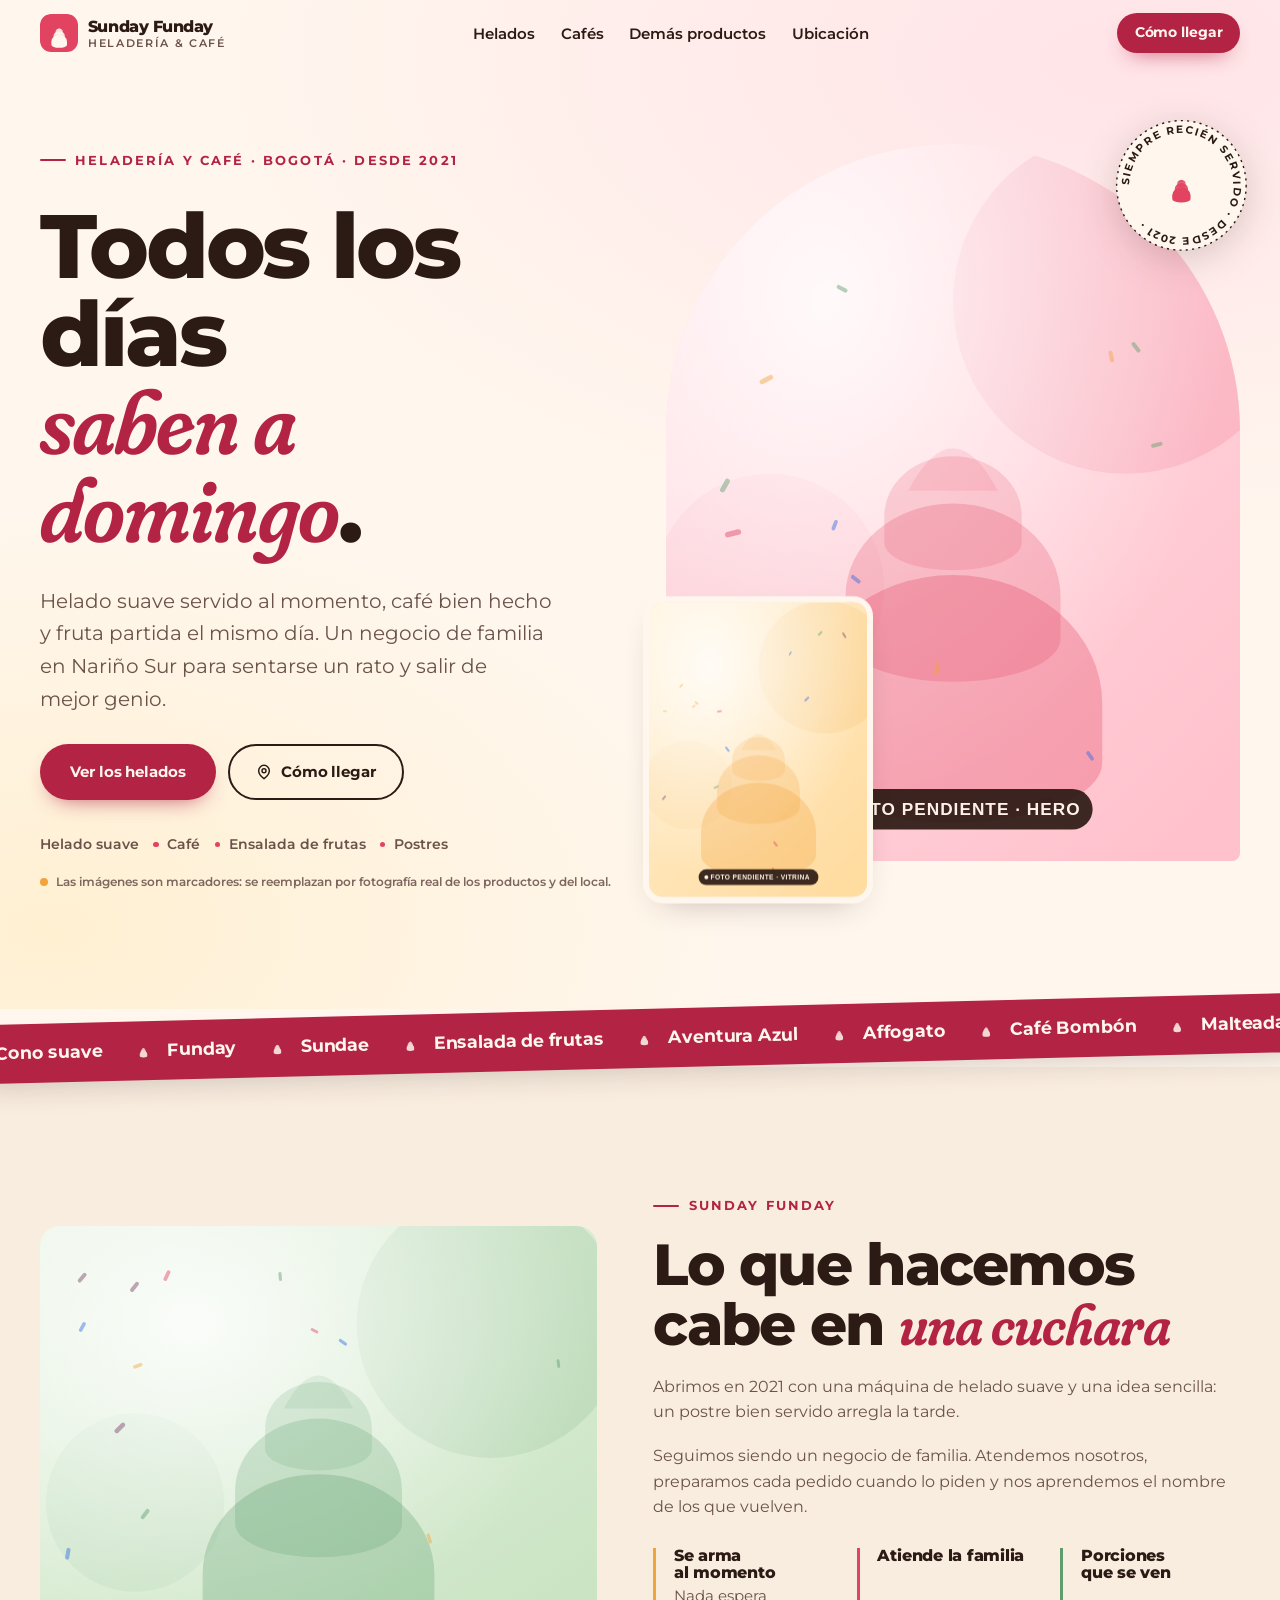
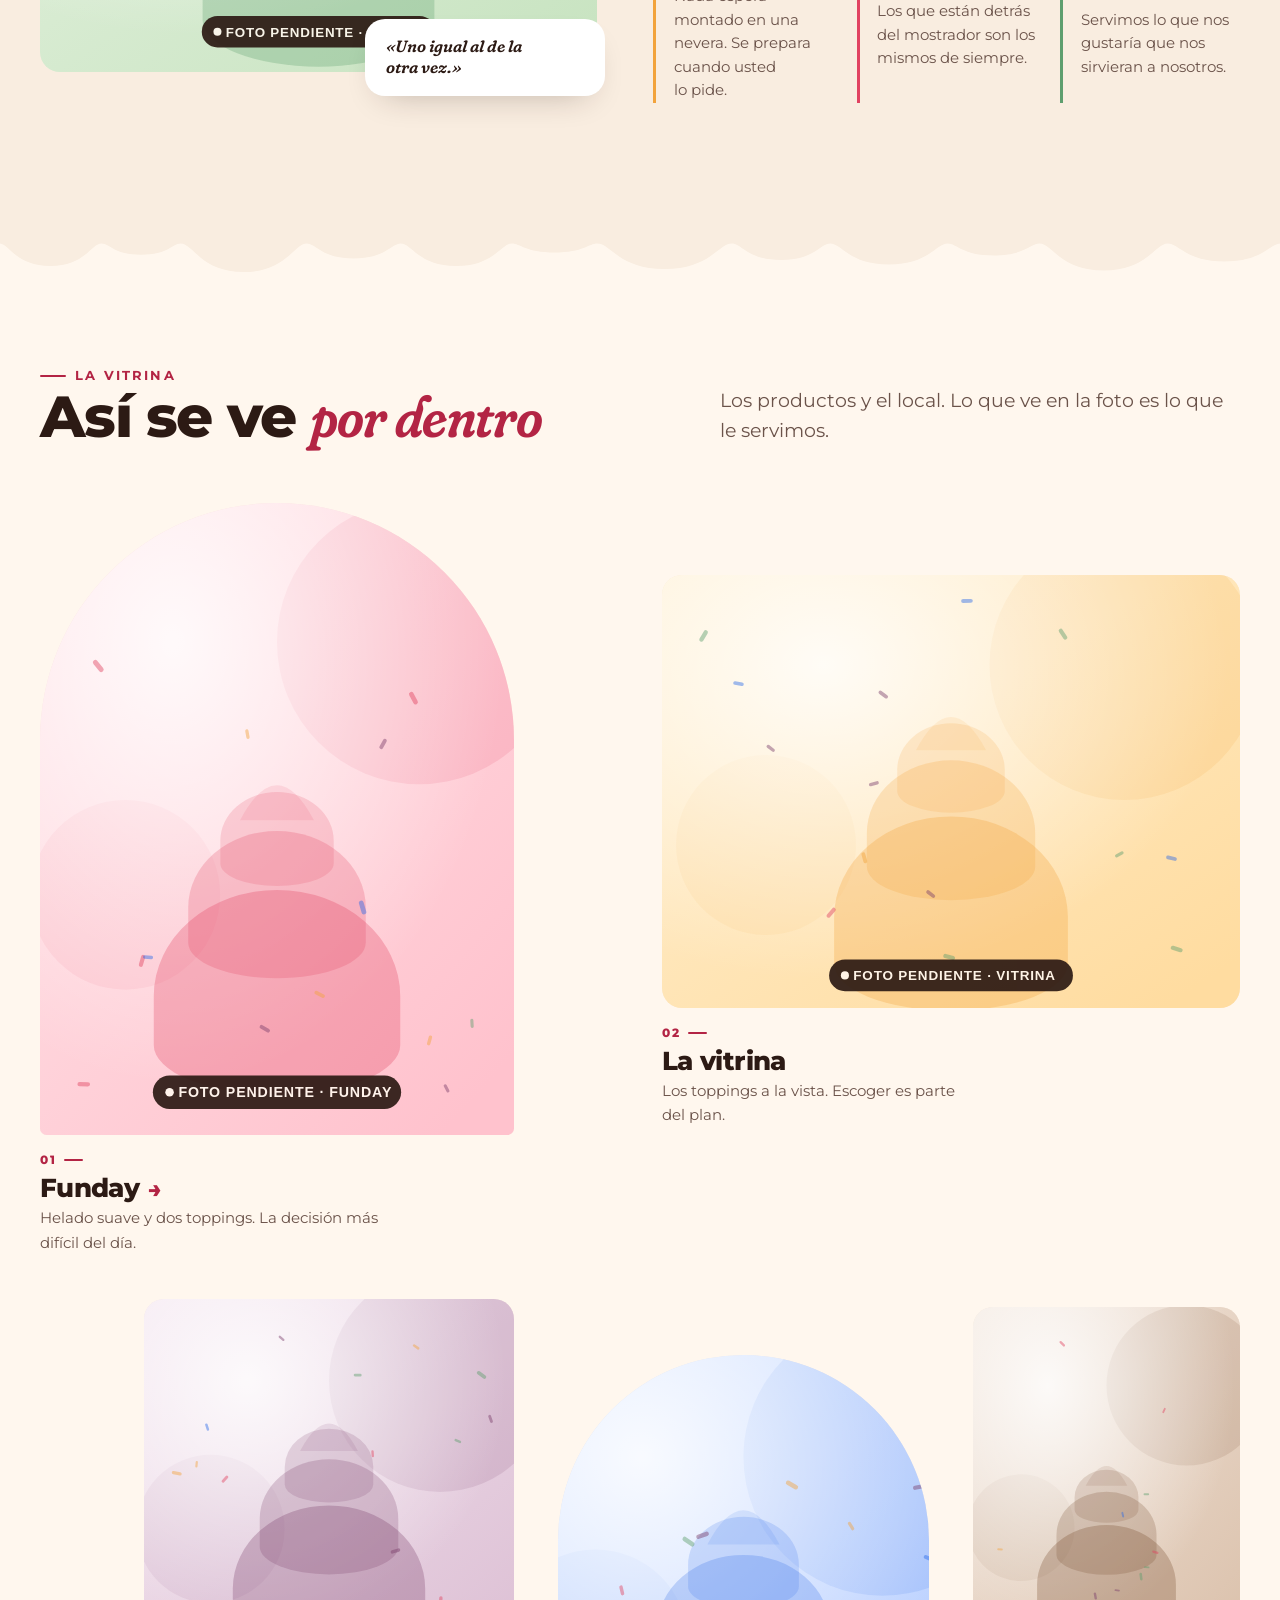
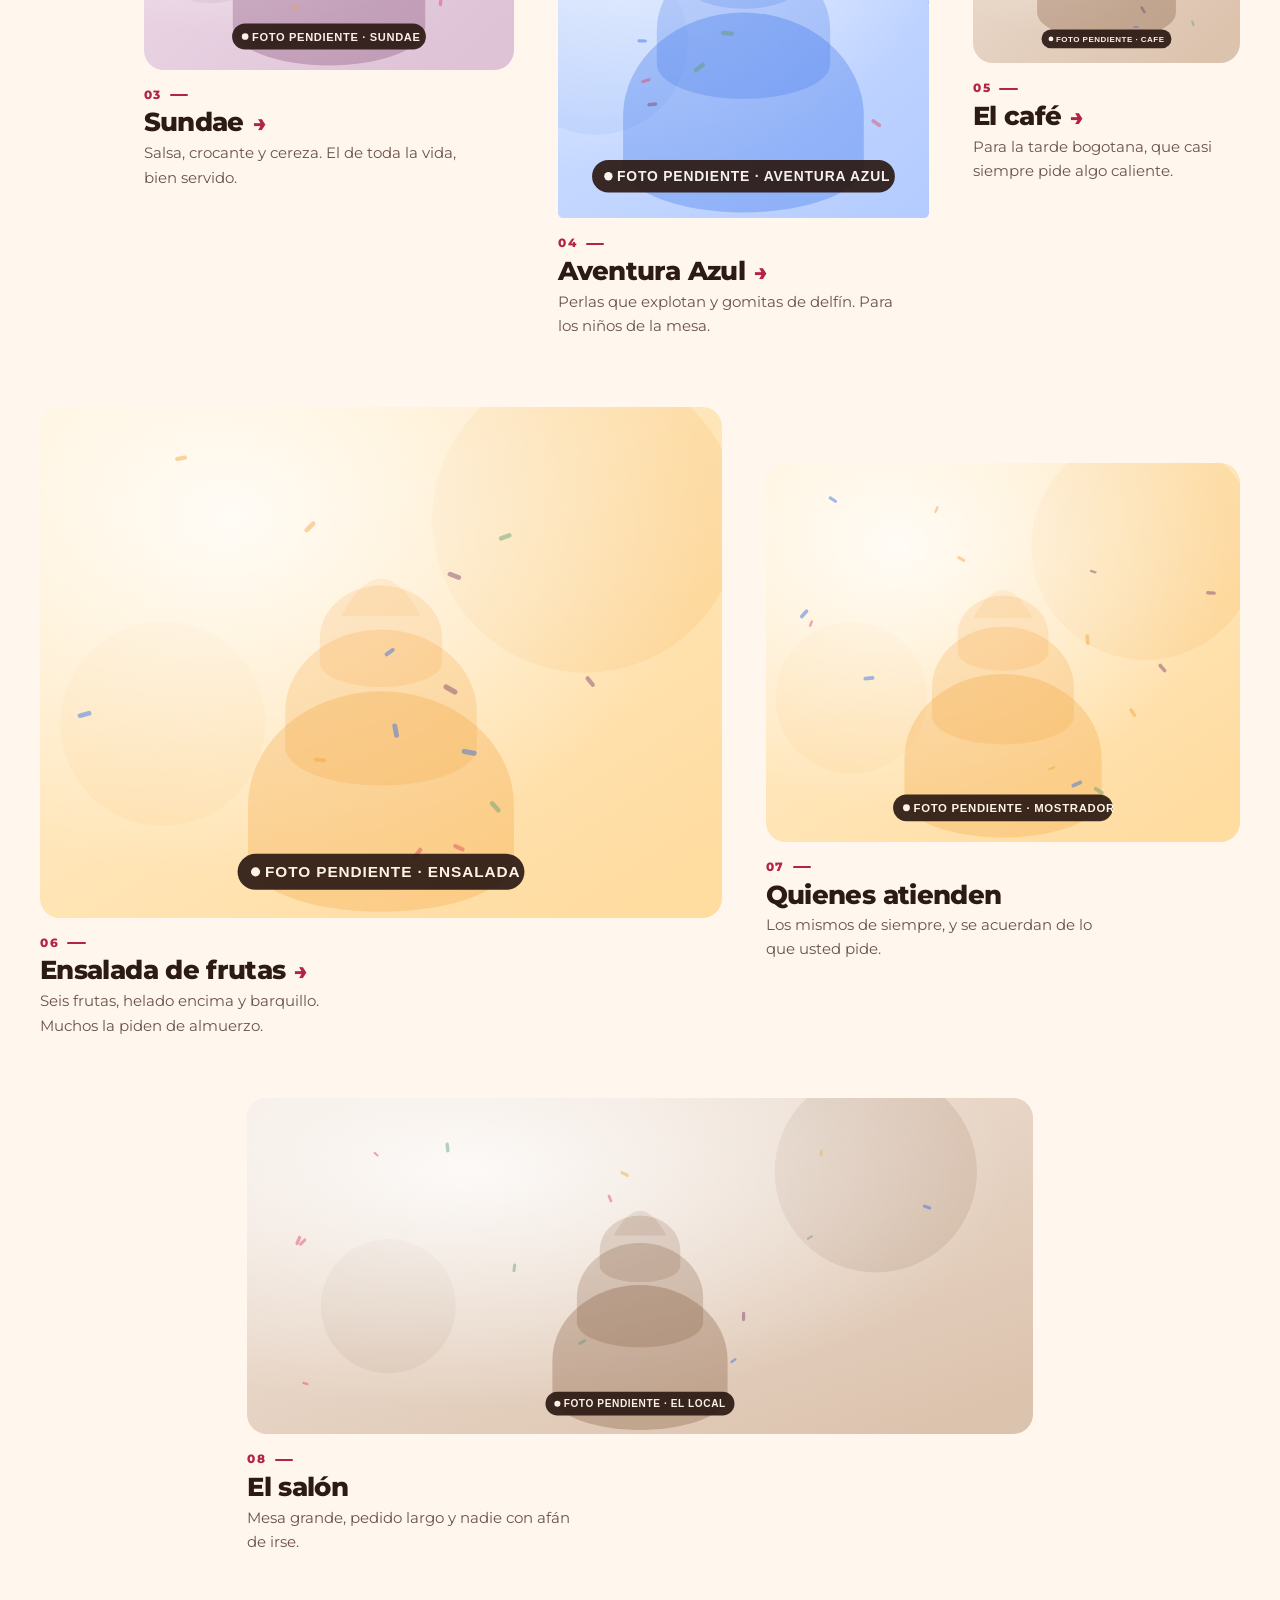
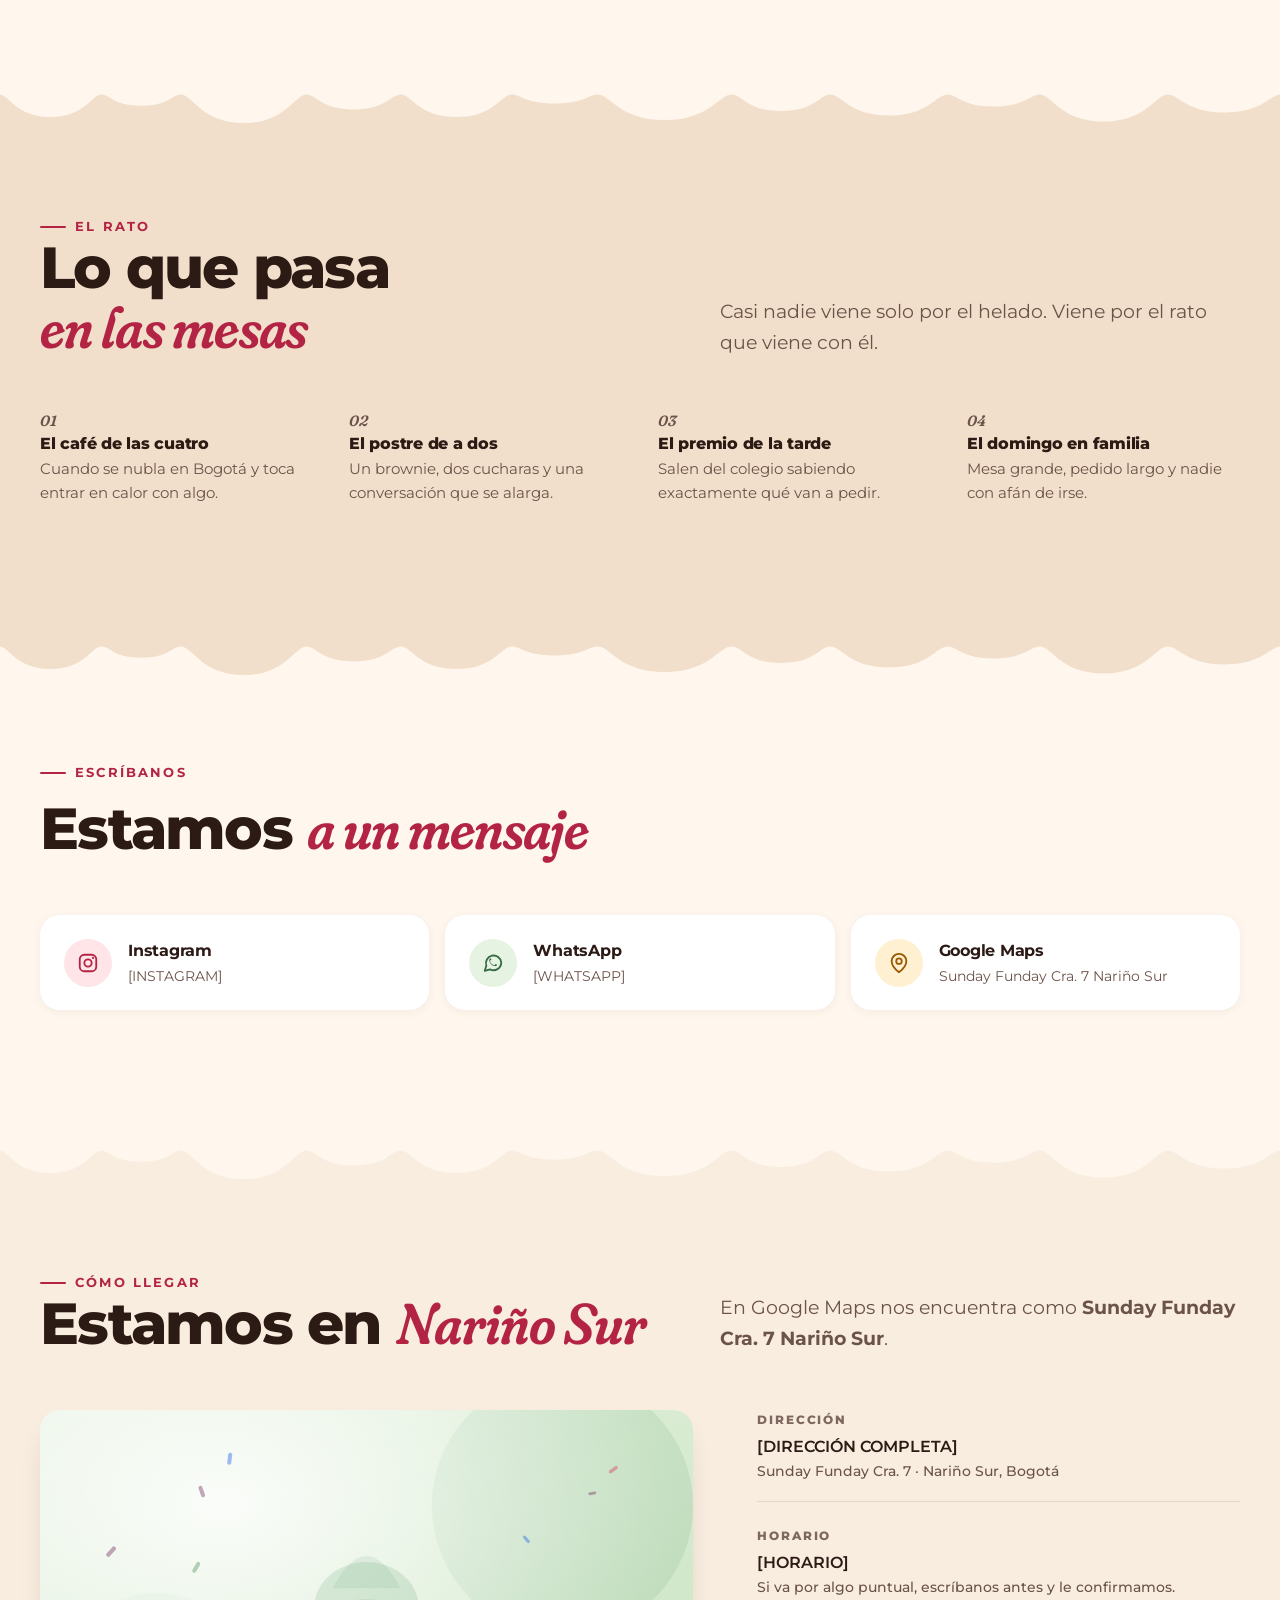
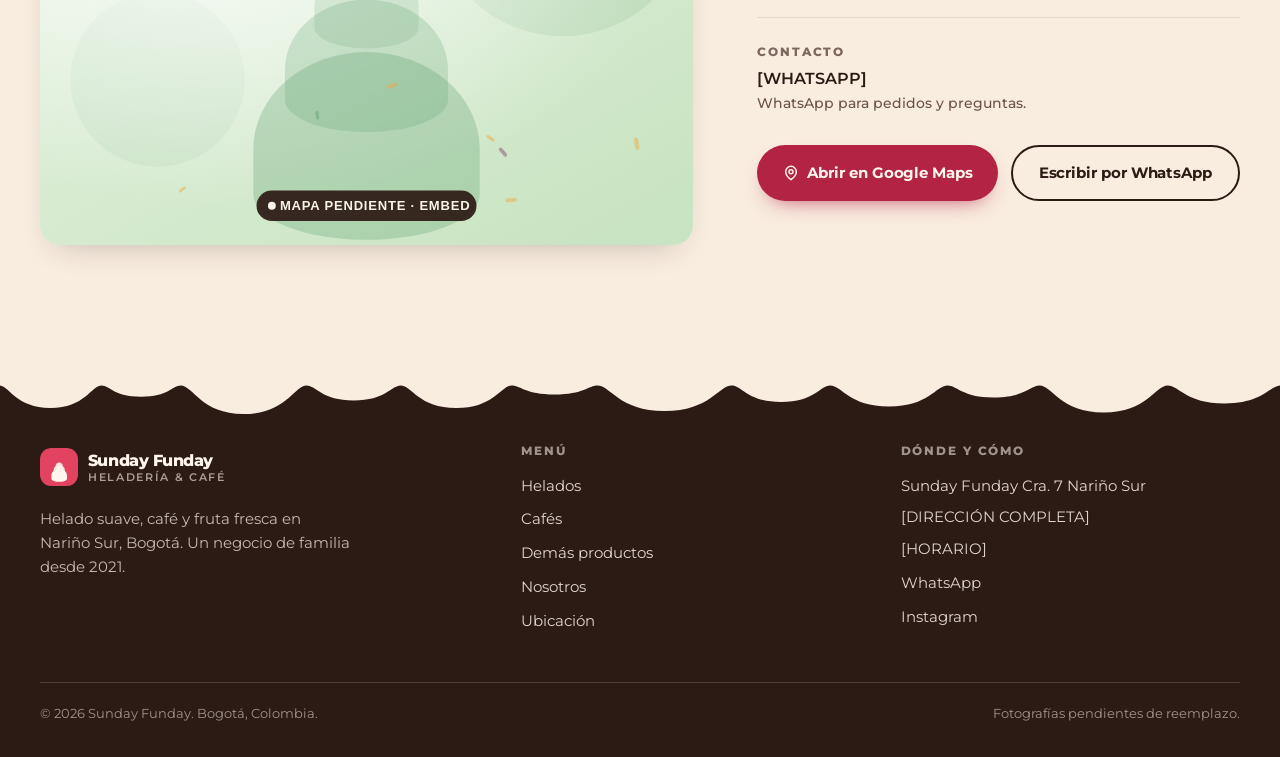
<file: index.html>
<!DOCTYPE html>
<html lang="es-CO">
<head>
<meta charset="utf-8">
<meta name="viewport" content="width=device-width, initial-scale=1">

<title>Sunday Funday · Heladería y café en Nariño Sur, Bogotá</title>
<meta name="description" content="Heladería y café de familia en el barrio Nariño Sur, Bogotá, desde 2021. Helado suave, café y fruta fresca. Mira las fotos y ven a visitarnos.">
<meta name="theme-color" content="#FFF7EE">
<meta name="author" content="Sunday Funday">

<!-- PENDIENTE: al publicar, añade la URL real del sitio.
     <link rel="canonical" href="https://TU-DOMINIO.com/">
     <meta property="og:url" content="https://TU-DOMINIO.com/"> -->
<meta property="og:type" content="website">
<meta property="og:site_name" content="Sunday Funday">
<meta property="og:locale" content="es_CO">
<meta property="og:title" content="Sunday Funday · Heladería y café en Nariño Sur, Bogotá">
<meta property="og:description" content="Helado suave, café y fruta fresca. Negocio de familia en Bogotá desde 2021.">
<!-- PENDIENTE: reemplazar por una foto real de 1200×630 px en .jpg -->
<meta property="og:image" content="assets/img/og-cover.svg">
<meta property="og:image:alt" content="Sunday Funday, heladería y café en Bogotá">
<meta name="twitter:card" content="summary_large_image">

<link rel="icon" href="assets/favicon.svg" type="image/svg+xml">
<link rel="apple-touch-icon" href="assets/favicon.svg">

<link rel="preconnect" href="https://fonts.googleapis.com">
<link rel="preconnect" href="https://fonts.gstatic.com" crossorigin>
<link rel="stylesheet" href="https://fonts.googleapis.com/css2?family=Fraunces:ital,opsz,wght,SOFT,WONK@0,9..144,500..800,0..100,0..1;1,9..144,500..800,0..100,0..1&family=Montserrat:ital,wght@0,400..800;1,400..600&display=swap">

<link rel="preload" as="image" href="assets/img/hero.svg" fetchpriority="high">
<link rel="stylesheet" href="styles.css?v=20260914b">

<script>document.documentElement.classList.add("js");</script>

<script type="application/ld+json">
{
  "@context": "https://schema.org",
  "@type": "IceCreamShop",
  "name": "Sunday Funday",
  "description": "Heladería y café de familia en Bogotá: helado suave, café y fruta fresca.",
  "foundingDate": "2021",
  "servesCuisine": ["Helados", "Café", "Postres", "Frutas"],
  "address": {
    "@type": "PostalAddress",
    "addressLocality": "Bogotá",
    "addressRegion": "Bogotá D.C.",
    "addressCountry": "CO"
  },
  "hasMenu": ["helados.html", "cafes.html", "otros-productos.html"]
}
</script>
<!-- PENDIENTE — completar el schema con datos reales cuando estén confirmados:
     "streetAddress", "postalCode", "telephone", "url", "image",
     "sameAs" (Instagram), "hasMap" (enlace de Google Maps),
     "openingHoursSpecification" y "geo" (latitud / longitud).
     No añadir ninguno de estos campos con datos aproximados o inventados. -->
</head>

<body>
<a class="salto-contenido" href="#contenido">Saltar al contenido</a>

<!-- Formas reutilizables: el goteo (borde que chorrea) y el remolino de helado -->
<svg width="0" height="0" aria-hidden="true" focusable="false" style="position:absolute">
  <symbol id="forma-goteo" viewBox="0 0 1200 56" preserveAspectRatio="none">
    <path d="M0 0 H1200 V18.0 C 1189.4 18.0 1183.0 42.0 1147.0 42.0 C 1111.0 42.0 1104.6 18.0 1094.0 18.0 C 1082.0 18.0 1074.8 54.0 1034.0 54.0 C 993.2 54.0 986.0 18.0 974.0 18.0 C 965.4 18.0 960.2 34.0 931.0 34.0 C 901.8 34.0 896.6 18.0 888.0 18.0 C 877.0 18.0 870.4 46.0 833.0 46.0 C 795.6 46.0 789.0 18.0 778.0 18.0 C 768.8 18.0 763.3 40.0 732.0 40.0 C 700.7 40.0 695.2 18.0 686.0 18.0 C 673.4 18.0 665.8 52.0 623.0 52.0 C 580.2 52.0 572.6 18.0 560.0 18.0 C 552.0 18.0 547.2 30.0 520.0 30.0 C 492.8 30.0 488.0 18.0 480.0 18.0 C 469.6 18.0 463.4 48.0 428.0 48.0 C 392.6 48.0 386.4 18.0 376.0 18.0 C 367.2 18.0 361.9 38.0 332.0 38.0 C 302.1 38.0 296.8 18.0 288.0 18.0 C 276.2 18.0 269.1 56.0 229.0 56.0 C 188.9 56.0 181.8 18.0 170.0 18.0 C 162.6 18.0 158.2 33.0 133.0 33.0 C 107.8 33.0 103.4 18.0 96.0 18.0 C 86.4 18.0 80.6 48.0 48.0 48.0 C 15.4 48.0 9.6 18.0 0.0 18.0 Z"/>
  </symbol>
  <symbol id="forma-remolino" viewBox="0 0 64 64">
    <path d="M19 46 a13 11.18 0 0 1 26 0 l0 5.2 a13 5.2 0 0 1 -26 0 Z"/>
    <path d="M22.64 36.64 a9.36 8.05 0 0 1 18.72 0 l0 3.74 a9.36 3.74 0 0 1 -18.72 0 Z" opacity=".9"/>
    <path d="M26.02 29.62 a5.98 5.14 0 0 1 11.96 0 l0 2.39 a5.98 2.39 0 0 1 -11.96 0 Z" opacity=".8"/>
    <path d="M28.1 27.6 Q32 20.2 35.9 27.6 Z" opacity=".72"/>
  </symbol>
</svg>

<p id="aviso-pendiente" class="solo-lectores">Enlace pendiente: el negocio todavía no ha configurado este dato.</p>

<!-- ===================== CABECERA ===================== -->
<header class="cabecera cabecera--sobre-hero" data-cabecera>
  <div class="contenedor cabecera-fila">
    <a class="logo" href="index.html" aria-label="Sunday Funday, inicio">
      <svg class="logo-marca" viewBox="0 0 64 64" aria-hidden="true" focusable="false">
        <rect width="64" height="64" rx="16" fill="#E14361"></rect>
        <g fill="#FFF7EE"><use href="#forma-remolino"></use></g>
      </svg>
      <span class="logo-texto">Sunday Funday<small>Heladería &amp; café</small></span>
    </a>

    <nav class="nav-principal" aria-label="Principal">
      <ul class="nav-lista">
        <li><a class="nav-enlace" href="helados.html">Helados</a></li>
        <li><a class="nav-enlace" href="cafes.html">Cafés</a></li>
        <li><a class="nav-enlace" href="otros-productos.html">Demás productos</a></li>
        <li><a class="nav-enlace" href="#ubicacion">Ubicación</a></li>
      </ul>
    </nav>

    <div class="cabecera-acciones">
      <a class="boton boton--principal boton--pequeno" href="#ubicacion"
         data-enlace="maps-direcciones" aria-describedby="aviso-pendiente">Cómo llegar</a>
      <button class="boton-menu" type="button" data-boton-menu
              aria-expanded="false" aria-controls="panel-menu" aria-label="Abrir el menú de navegación">
        <span></span><span></span><span></span>
      </button>
    </div>
  </div>
</header>

<div class="panel-menu" id="panel-menu" data-panel-menu>
  <nav aria-label="Navegación móvil">
    <ul>
      <li><a class="panel-enlace" href="index.html">Inicio</a></li>
      <li><a class="panel-enlace" href="helados.html">Helados</a></li>
      <li><a class="panel-enlace" href="cafes.html">Cafés</a></li>
      <li><a class="panel-enlace" href="otros-productos.html">Demás productos</a></li>
      <li><a class="panel-enlace" href="#nosotros">Nosotros</a></li>
      <li><a class="panel-enlace" href="#ubicacion">Ubicación</a></li>
    </ul>
  </nav>
  <div class="panel-pie">
    <a class="boton boton--principal" href="#ubicacion" data-enlace="maps-direcciones"
       aria-describedby="aviso-pendiente">Cómo llegar</a>
    <a class="boton boton--linea" href="#contacto" data-enlace="whatsapp"
       aria-describedby="aviso-pendiente">Escribir por WhatsApp</a>
  </div>
</div>

<main id="contenido">

<!-- ===================== HERO ===================== -->
<section class="hero" id="inicio">
  <div class="contenedor contenedor--ancho hero-rejilla">

    <div class="hero-texto">
      <p class="antetitulo">Heladería y café · Bogotá · desde 2021</p>
      <h1 class="titulo-1">Todos los días<br><em class="cursiva">saben a domingo</em>.</h1>
      <p class="hero-entrada">Helado suave servido al momento, café bien hecho y fruta partida el mismo día. Un negocio de familia en Nariño Sur para sentarse un rato y salir de mejor genio.</p>
      <div class="grupo-botones">
        <a class="boton boton--principal" href="helados.html">Ver los helados</a>
        <a class="boton boton--linea" href="#ubicacion" data-enlace="maps-direcciones"
           aria-describedby="aviso-pendiente">
          <svg width="16" height="16" viewBox="0 0 24 24" fill="none" stroke="currentColor" stroke-width="2.2" stroke-linecap="round" stroke-linejoin="round" aria-hidden="true"><path d="M20 10c0 6-8 12-8 12s-8-6-8-12a8 8 0 0 1 16 0Z"></path><circle cx="12" cy="10" r="3"></circle></svg>
          Cómo llegar
        </a>
      </div>
      <ul class="hero-meta">
        <li>Helado suave</li>
        <li>Café</li>
        <li>Ensalada de frutas</li>
        <li>Postres</li>
      </ul>
    </div>

    <div class="hero-visual">
      <figure class="figura figura--domo hero-figura-principal">
        <img src="assets/img/hero.svg" width="1200" height="1500" fetchpriority="high" loading="eager" decoding="async"
             alt="Espacio reservado para la fotografía principal de Sunday Funday: un helado suave recién servido.">
      </figure>
      <figure class="figura figura--suave hero-figura-secundaria" data-parallax="14">
        <img src="assets/img/hero-detalle.svg" width="900" height="1200" loading="eager" decoding="async"
             alt="Espacio reservado para una fotografía de la vitrina de Sunday Funday.">
      </figure>

      <svg class="sello hero-sello" viewBox="0 0 200 200" aria-hidden="true" focusable="false">
        <g class="sello-anillo">
          <defs><path id="sello-curva" d="M100,100 m-74,0 a74,74 0 1,1 148,0 a74,74 0 1,1 -148,0"></path></defs>
          <circle cx="100" cy="100" r="92" fill="#FFF7EE"></circle>
          <circle cx="100" cy="100" r="92" fill="none" stroke="#2C1A14" stroke-width="2" stroke-dasharray="3 6"></circle>
          <text><textPath href="#sello-curva" startOffset="0">SIEMPRE RECIÉN SERVIDO · DESDE 2021 · </textPath></text>
        </g>
        <g fill="#E14361" transform="translate(68 68) scale(1)">
          <use href="#forma-remolino" width="64" height="64"></use>
        </g>
      </svg>
    </div>

  </div>
  <p class="contenedor contenedor--ancho nota-foto">Las imágenes son marcadores: se reemplazan por fotografía real de los productos y del local.</p>
</section>

<!-- ===================== CINTA DE SABORES ===================== -->
<div class="cinta" data-fin-hero aria-hidden="true">
  <div class="cinta-pista">
    <div class="cinta-grupo">
      <span class="cinta-item"><svg viewBox="0 0 64 64" fill="currentColor"><use href="#forma-remolino"></use></svg>Cono suave</span>
      <span class="cinta-item"><svg viewBox="0 0 64 64" fill="currentColor"><use href="#forma-remolino"></use></svg>Funday</span>
      <span class="cinta-item"><svg viewBox="0 0 64 64" fill="currentColor"><use href="#forma-remolino"></use></svg>Sundae</span>
      <span class="cinta-item"><svg viewBox="0 0 64 64" fill="currentColor"><use href="#forma-remolino"></use></svg>Ensalada de frutas</span>
      <span class="cinta-item"><svg viewBox="0 0 64 64" fill="currentColor"><use href="#forma-remolino"></use></svg>Aventura Azul</span>
      <span class="cinta-item"><svg viewBox="0 0 64 64" fill="currentColor"><use href="#forma-remolino"></use></svg>Affogato</span>
      <span class="cinta-item"><svg viewBox="0 0 64 64" fill="currentColor"><use href="#forma-remolino"></use></svg>Café Bombón</span>
      <span class="cinta-item"><svg viewBox="0 0 64 64" fill="currentColor"><use href="#forma-remolino"></use></svg>Malteadas</span>
    </div>
    <div class="cinta-grupo">
      <span class="cinta-item"><svg viewBox="0 0 64 64" fill="currentColor"><use href="#forma-remolino"></use></svg>Cono suave</span>
      <span class="cinta-item"><svg viewBox="0 0 64 64" fill="currentColor"><use href="#forma-remolino"></use></svg>Funday</span>
      <span class="cinta-item"><svg viewBox="0 0 64 64" fill="currentColor"><use href="#forma-remolino"></use></svg>Sundae</span>
      <span class="cinta-item"><svg viewBox="0 0 64 64" fill="currentColor"><use href="#forma-remolino"></use></svg>Ensalada de frutas</span>
      <span class="cinta-item"><svg viewBox="0 0 64 64" fill="currentColor"><use href="#forma-remolino"></use></svg>Aventura Azul</span>
      <span class="cinta-item"><svg viewBox="0 0 64 64" fill="currentColor"><use href="#forma-remolino"></use></svg>Affogato</span>
      <span class="cinta-item"><svg viewBox="0 0 64 64" fill="currentColor"><use href="#forma-remolino"></use></svg>Café Bombón</span>
      <span class="cinta-item"><svg viewBox="0 0 64 64" fill="currentColor"><use href="#forma-remolino"></use></svg>Malteadas</span>
    </div>
  </div>
</div>

<!-- ===== ACCESOS AL MENÚ (solo en pantalla pequeña) ===== -->
<section class="accesos" aria-labelledby="t-accesos">
  <div class="contenedor">
    <h2 id="t-accesos">El menú</h2>
    <div class="accesos-lista">
      <a class="acceso" href="helados.html">Helados <span aria-hidden="true">→</span></a>
      <a class="acceso" href="cafes.html">Cafés <span aria-hidden="true">→</span></a>
      <a class="acceso" href="otros-productos.html">Demás productos <span aria-hidden="true">→</span></a>
    </div>
  </div>
</section>

<!-- ===================== NOSOTROS ===================== -->
<section class="seccion seccion--crema2" id="nosotros" aria-labelledby="t-nosotros">
  <div class="contenedor marca-rejilla">

    <div class="marca-visual" data-reveal>
      <figure class="figura figura--suave">
        <img src="assets/img/familia.svg" width="900" height="700" loading="lazy" decoding="async"
             alt="Espacio reservado para una fotografía del equipo de Sunday Funday atendiendo.">
      </figure>
      <p class="marca-cita">«Uno igual al de la otra vez.»</p>
    </div>

    <div class="marca-texto" data-reveal style="--retraso:.1s">
      <p class="antetitulo">Sunday Funday</p>
      <h2 class="titulo-2" id="t-nosotros">Lo que hacemos cabe en <em class="cursiva">una cuchara</em></h2>
      <p class="bajada">Abrimos en 2021 con una máquina de helado suave y una idea sencilla: un postre bien servido arregla la tarde.</p>
      <p class="bajada">Seguimos siendo un negocio de familia. Atendemos nosotros, preparamos cada pedido cuando lo piden y nos aprendemos el nombre de los que vuelven.</p>

      <div class="pilares">
        <div class="pilar">
          <h3>Se arma al momento</h3>
          <p>Nada espera montado en una nevera. Se prepara cuando usted lo pide.</p>
        </div>
        <div class="pilar">
          <h3>Atiende la familia</h3>
          <p>Los que están detrás del mostrador son los mismos de siempre.</p>
        </div>
        <div class="pilar">
          <h3>Porciones que se ven</h3>
          <p>Servimos lo que nos gustaría que nos sirvieran a nosotros.</p>
        </div>
      </div>
    </div>

  </div>
  <span class="goteo goteo--crema2" aria-hidden="true"><svg><use href="#forma-goteo"></use></svg></span>
</section>

<!-- ===================== GALERÍA: PRODUCTOS Y LOCAL ===================== -->
<section class="seccion seccion--crema" id="galeria" aria-labelledby="t-galeria">
  <div class="contenedor contenedor--ancho">

    <div class="cabecera-seccion cabecera-seccion--partida" data-reveal>
      <div>
        <p class="antetitulo">La vitrina</p>
        <h2 class="titulo-2" id="t-galeria">Así se ve <em class="cursiva">por dentro</em></h2>
      </div>
      <p class="entrada">Los productos y el local. Lo que ve en la foto es lo que le servimos.</p>
    </div>

    <div class="mosaico">

      <a class="pieza pieza--1" href="helados.html" data-reveal>
        <figure class="figura figura--domo">
          <img src="assets/img/funday.svg" width="900" height="1200" loading="lazy" decoding="async"
               alt="Espacio reservado para la fotografía del Funday con dos toppings.">
        </figure>
        <div class="pieza-pie">
          <span class="pieza-numero" aria-hidden="true">01</span>
          <h3 class="pieza-nombre">Funday <span class="flecha" aria-hidden="true">→</span></h3>
          <p class="pieza-texto">Helado suave y dos toppings. La decisión más difícil del día.</p>
        </div>
      </a>

      <div class="pieza pieza--2" data-reveal>
        <figure class="figura figura--suave">
          <img src="assets/img/local-vitrina.svg" width="900" height="700" loading="lazy" decoding="async"
               alt="Espacio reservado para una fotografía de la vitrina del local.">
        </figure>
        <div class="pieza-pie">
          <span class="pieza-numero" aria-hidden="true">02</span>
          <h3 class="pieza-nombre">La vitrina</h3>
          <p class="pieza-texto">Los toppings a la vista. Escoger es parte del plan.</p>
        </div>
      </div>

      <a class="pieza pieza--3" href="helados.html" data-reveal>
        <figure class="figura figura--suave">
          <img src="assets/img/sundae.svg" width="900" height="900" loading="lazy" decoding="async"
               alt="Espacio reservado para la fotografía del sundae.">
        </figure>
        <div class="pieza-pie">
          <span class="pieza-numero" aria-hidden="true">03</span>
          <h3 class="pieza-nombre">Sundae <span class="flecha" aria-hidden="true">→</span></h3>
          <p class="pieza-texto">Salsa, crocante y cereza. El de toda la vida, bien servido.</p>
        </div>
      </a>

      <a class="pieza pieza--4" href="helados.html#aventura-azul" data-reveal>
        <figure class="figura figura--domo">
          <img src="assets/img/aventura-azul.svg" width="1200" height="1200" loading="lazy" decoding="async"
               alt="Espacio reservado para la fotografía de Aventura Azul, el helado azul con perlas explosivas.">
        </figure>
        <div class="pieza-pie">
          <span class="pieza-numero" aria-hidden="true">04</span>
          <h3 class="pieza-nombre">Aventura Azul <span class="flecha" aria-hidden="true">→</span></h3>
          <p class="pieza-texto">Perlas que explotan y gomitas de delfín. Para los niños de la mesa.</p>
        </div>
      </a>

      <a class="pieza pieza--5" href="cafes.html" data-reveal>
        <figure class="figura figura--suave">
          <img src="assets/img/cafe.svg" width="900" height="1200" loading="lazy" decoding="async"
               alt="Espacio reservado para la fotografía del café de Sunday Funday.">
        </figure>
        <div class="pieza-pie">
          <span class="pieza-numero" aria-hidden="true">05</span>
          <h3 class="pieza-nombre">El café <span class="flecha" aria-hidden="true">→</span></h3>
          <p class="pieza-texto">Para la tarde bogotana, que casi siempre pide algo caliente.</p>
        </div>
      </a>

      <a class="pieza pieza--6" href="otros-productos.html#frutas" data-reveal>
        <figure class="figura figura--suave">
          <img src="assets/img/ensalada-frutas.svg" width="1400" height="1050" loading="lazy" decoding="async"
               alt="Espacio reservado para la fotografía de la ensalada de frutas de Sunday Funday.">
        </figure>
        <div class="pieza-pie">
          <span class="pieza-numero" aria-hidden="true">06</span>
          <h3 class="pieza-nombre">Ensalada de frutas <span class="flecha" aria-hidden="true">→</span></h3>
          <p class="pieza-texto">Seis frutas, helado encima y barquillo. Muchos la piden de almuerzo.</p>
        </div>
      </a>

      <div class="pieza pieza--7" data-reveal>
        <figure class="figura figura--suave">
          <img src="assets/img/local-mostrador.svg" width="900" height="720" loading="lazy" decoding="async"
               alt="Espacio reservado para una fotografía del equipo detrás del mostrador.">
        </figure>
        <div class="pieza-pie">
          <span class="pieza-numero" aria-hidden="true">07</span>
          <h3 class="pieza-nombre">Quienes atienden</h3>
          <p class="pieza-texto">Los mismos de siempre, y se acuerdan de lo que usted pide.</p>
        </div>
      </div>

      <div class="pieza pieza--8" data-reveal>
        <figure class="figura figura--suave">
          <img src="assets/img/local-mesas.svg" width="1680" height="720" loading="lazy" decoding="async"
               alt="Espacio reservado para una fotografía del salón de Sunday Funday con las mesas ocupadas.">
        </figure>
        <div class="pieza-pie">
          <span class="pieza-numero" aria-hidden="true">08</span>
          <h3 class="pieza-nombre">El salón</h3>
          <p class="pieza-texto">Mesa grande, pedido largo y nadie con afán de irse.</p>
        </div>
      </div>

    </div>
  </div>
  <span class="goteo goteo--crema" aria-hidden="true"><svg><use href="#forma-goteo"></use></svg></span>
</section>

<!-- ===================== EXPERIENCIA ===================== -->
<section class="seccion seccion--crema3" id="experiencia" aria-labelledby="t-experiencia">
  <div class="contenedor contenedor--ancho">

    <div class="cabecera-seccion cabecera-seccion--partida" data-reveal>
      <div>
        <p class="antetitulo">El rato</p>
        <h2 class="titulo-2" id="t-experiencia">Lo que pasa <em class="cursiva">en las mesas</em></h2>
      </div>
      <p class="entrada">Casi nadie viene solo por el helado. Viene por el rato que viene con él.</p>
    </div>

    <div class="momentos">
      <article class="momento" data-reveal>
        <p class="momento-indice" aria-hidden="true">01</p>
        <h3>El café de las cuatro</h3>
        <p>Cuando se nubla en Bogotá y toca entrar en calor con algo.</p>
      </article>
      <article class="momento" data-reveal style="--retraso:.08s">
        <p class="momento-indice" aria-hidden="true">02</p>
        <h3>El postre de a dos</h3>
        <p>Un brownie, dos cucharas y una conversación que se alarga.</p>
      </article>
      <article class="momento" data-reveal style="--retraso:.16s">
        <p class="momento-indice" aria-hidden="true">03</p>
        <h3>El premio de la tarde</h3>
        <p>Salen del colegio sabiendo exactamente qué van a pedir.</p>
      </article>
      <article class="momento" data-reveal style="--retraso:.24s">
        <p class="momento-indice" aria-hidden="true">04</p>
        <h3>El domingo en familia</h3>
        <p>Mesa grande, pedido largo y nadie con afán de irse.</p>
      </article>
    </div>

  </div>
  <span class="goteo goteo--crema3" aria-hidden="true"><svg><use href="#forma-goteo"></use></svg></span>
</section>

<!-- ===================== CONTACTO Y REDES ===================== -->
<section class="seccion seccion--crema" id="contacto" aria-labelledby="t-contacto">
  <div class="contenedor">

    <div class="cabecera-seccion" data-reveal>
      <p class="antetitulo">Escríbanos</p>
      <h2 class="titulo-2" id="t-contacto">Estamos <em class="cursiva">a un mensaje</em></h2>
    </div>

    <div class="redes-rejilla" data-reveal>
      <a class="tarjeta-red" href="#contacto" data-enlace="instagram" aria-describedby="aviso-pendiente">
        <span class="tarjeta-red-icono" aria-hidden="true">
          <svg width="22" height="22" viewBox="0 0 24 24" fill="none" stroke="currentColor" stroke-width="2" stroke-linecap="round"><rect x="3" y="3" width="18" height="18" rx="5"></rect><circle cx="12" cy="12" r="4"></circle><circle cx="17.5" cy="6.5" r="1.2" fill="currentColor" stroke="none"></circle></svg>
        </span>
        <span class="tarjeta-red-texto">
          <strong>Instagram</strong>
          <span data-dato="instagram" data-pendiente>[INSTAGRAM]</span>
        </span>
      </a>

      <a class="tarjeta-red" href="#contacto" data-enlace="whatsapp" aria-describedby="aviso-pendiente">
        <span class="tarjeta-red-icono" aria-hidden="true">
          <svg width="22" height="22" viewBox="0 0 24 24" fill="none" stroke="currentColor" stroke-width="2" stroke-linecap="round" stroke-linejoin="round"><path d="M21 11.5a8.4 8.4 0 0 1-12.3 7.4L3 20.5l1.7-5.5A8.4 8.4 0 1 1 21 11.5Z"></path><path d="M8.6 9.2c.3 2.6 2.6 4.9 5.2 5.2l1-1.4 1.8.9c-.4 1.2-1.7 1.8-3 1.5-2.7-.6-5-2.9-5.6-5.6-.3-1.3.3-2.6 1.5-3l.9 1.8Z" fill="currentColor" stroke="none"></path></svg>
        </span>
        <span class="tarjeta-red-texto">
          <strong>WhatsApp</strong>
          <span data-dato="whatsapp" data-pendiente>[WHATSAPP]</span>
        </span>
      </a>

      <a class="tarjeta-red" href="#ubicacion" data-enlace="maps" aria-describedby="aviso-pendiente">
        <span class="tarjeta-red-icono" aria-hidden="true">
          <svg width="22" height="22" viewBox="0 0 24 24" fill="none" stroke="currentColor" stroke-width="2" stroke-linecap="round" stroke-linejoin="round"><path d="M20 10c0 6-8 12-8 12s-8-6-8-12a8 8 0 0 1 16 0Z"></path><circle cx="12" cy="10" r="3"></circle></svg>
        </span>
        <span class="tarjeta-red-texto">
          <strong>Google Maps</strong>
          <span>Sunday Funday Cra. 7 Nariño Sur</span>
        </span>
      </a>
    </div>

  </div>
  <span class="goteo goteo--crema" aria-hidden="true"><svg><use href="#forma-goteo"></use></svg></span>
</section>

<!-- ===================== UBICACIÓN (última sección) ===================== -->
<section class="seccion seccion--crema2" id="ubicacion" aria-labelledby="t-ubicacion">
  <div class="contenedor">

    <div class="cabecera-seccion cabecera-seccion--partida" data-reveal>
      <div>
        <p class="antetitulo">Cómo llegar</p>
        <h2 class="titulo-2" id="t-ubicacion">Estamos en <em class="cursiva">Nariño Sur</em></h2>
      </div>
      <p class="entrada">En Google Maps nos encuentra como <strong>Sunday Funday Cra. 7 Nariño Sur</strong>.</p>
    </div>

    <div class="ubicacion-rejilla">

      <div class="mapa-marco" data-mapa data-reveal>
        <img src="assets/img/mapa.svg" width="1200" height="800" loading="lazy" decoding="async"
             alt="Espacio reservado para el mapa de Google con la ubicación de Sunday Funday.">
      </div>

      <div class="ubicacion-datos" data-reveal style="--retraso:.1s">
      <dl class="datos-lugar">
        <div class="dato">
          <dt>Dirección</dt>
          <dd>
            <span data-dato="direccion" data-pendiente>[DIRECCIÓN COMPLETA]</span>
            <small>Sunday Funday Cra. 7 · Nariño Sur, Bogotá</small>
          </dd>
        </div>
        <div class="dato">
          <dt>Horario</dt>
          <dd>
            <span data-dato="horario" data-pendiente>[HORARIO]</span>
            <small>Si va por algo puntual, escríbanos antes y le confirmamos.</small>
          </dd>
        </div>
        <div class="dato">
          <dt>Contacto</dt>
          <dd>
            <span data-dato="whatsapp" data-pendiente>[WHATSAPP]</span>
            <small>WhatsApp para pedidos y preguntas.</small>
          </dd>
        </div>
      </dl>

        <div class="grupo-botones">
          <a class="boton boton--principal" href="#contacto" data-enlace="maps-direcciones"
             aria-describedby="aviso-pendiente">
            <svg width="16" height="16" viewBox="0 0 24 24" fill="none" stroke="currentColor" stroke-width="2.2" stroke-linecap="round" stroke-linejoin="round" aria-hidden="true"><path d="M20 10c0 6-8 12-8 12s-8-6-8-12a8 8 0 0 1 16 0Z"></path><circle cx="12" cy="10" r="3"></circle></svg>
            Abrir en Google Maps
          </a>
          <a class="boton boton--linea" href="#contacto" data-enlace="whatsapp"
             aria-describedby="aviso-pendiente">Escribir por WhatsApp</a>
        </div>
      </div>

    </div>
  </div>
  <span class="goteo goteo--crema2" aria-hidden="true"><svg><use href="#forma-goteo"></use></svg></span>
</section>

</main>

<!-- ===================== PIE ===================== -->
<footer class="pie">
  <div class="contenedor">
    <div class="pie-rejilla">

      <div>
        <span class="logo">
          <svg class="logo-marca" viewBox="0 0 64 64" aria-hidden="true" focusable="false">
            <rect width="64" height="64" rx="16" fill="#E14361"></rect>
            <g fill="#FFF7EE"><use href="#forma-remolino"></use></g>
          </svg>
          <span class="logo-texto">Sunday Funday<small>Heladería &amp; café</small></span>
        </span>
        <p class="pie-lema">Helado suave, café y fruta fresca en Nariño Sur, Bogotá. Un negocio de familia desde 2021.</p>
      </div>

      <nav class="pie-columna" aria-label="Pie de página">
        <h2>Menú</h2>
        <ul>
          <li><a href="helados.html">Helados</a></li>
          <li><a href="cafes.html">Cafés</a></li>
          <li><a href="otros-productos.html">Demás productos</a></li>
          <li><a href="#nosotros">Nosotros</a></li>
          <li><a href="#ubicacion">Ubicación</a></li>
        </ul>
      </nav>

      <div class="pie-columna">
        <h2>Dónde y cómo</h2>
        <ul>
          <li><a href="#ubicacion" data-enlace="maps" aria-describedby="aviso-pendiente">Sunday Funday Cra. 7 Nariño Sur</a></li>
          <li><p data-dato="direccion" data-pendiente>[DIRECCIÓN COMPLETA]</p></li>
          <li><p data-dato="horario" data-pendiente>[HORARIO]</p></li>
          <li><a href="#contacto" data-enlace="whatsapp" aria-describedby="aviso-pendiente">WhatsApp</a></li>
          <li><a href="#contacto" data-enlace="instagram" aria-describedby="aviso-pendiente">Instagram</a></li>
        </ul>
      </div>

    </div>

    <div class="pie-legal">
      <p>© <span data-anio>2026</span> Sunday Funday. Bogotá, Colombia.</p>
      <p>Fotografías pendientes de reemplazo.</p>
    </div>
  </div>
</footer>

<!-- Barra flotante: solo en móvil, aparece al pasar el hero -->
<div class="barra-movil" data-barra-movil>
  <a class="boton boton--principal" href="#ubicacion" data-enlace="maps-direcciones" aria-describedby="aviso-pendiente">
    <svg width="16" height="16" viewBox="0 0 24 24" fill="none" stroke="currentColor" stroke-width="2.2" stroke-linecap="round" stroke-linejoin="round" aria-hidden="true"><path d="M20 10c0 6-8 12-8 12s-8-6-8-12a8 8 0 0 1 16 0Z"></path><circle cx="12" cy="10" r="3"></circle></svg>
    Cómo llegar
  </a>
  <a class="boton boton--crema boton--icono" href="#contacto" data-enlace="whatsapp" aria-label="Escribir por WhatsApp" aria-describedby="aviso-pendiente">
    <svg width="20" height="20" viewBox="0 0 24 24" fill="none" stroke="currentColor" stroke-width="2" stroke-linecap="round" stroke-linejoin="round" aria-hidden="true"><path d="M21 11.5a8.4 8.4 0 0 1-12.3 7.4L3 20.5l1.7-5.5A8.4 8.4 0 1 1 21 11.5Z"></path></svg>
  </a>
</div>

<script defer src="lib/gsap.min.js"></script>
<script defer src="lib/ScrollTrigger.min.js"></script>
<script defer src="lib/manifest.js"></script>
<script defer src="main.js?v=20260914b"></script>
</body>
</html>
</file>
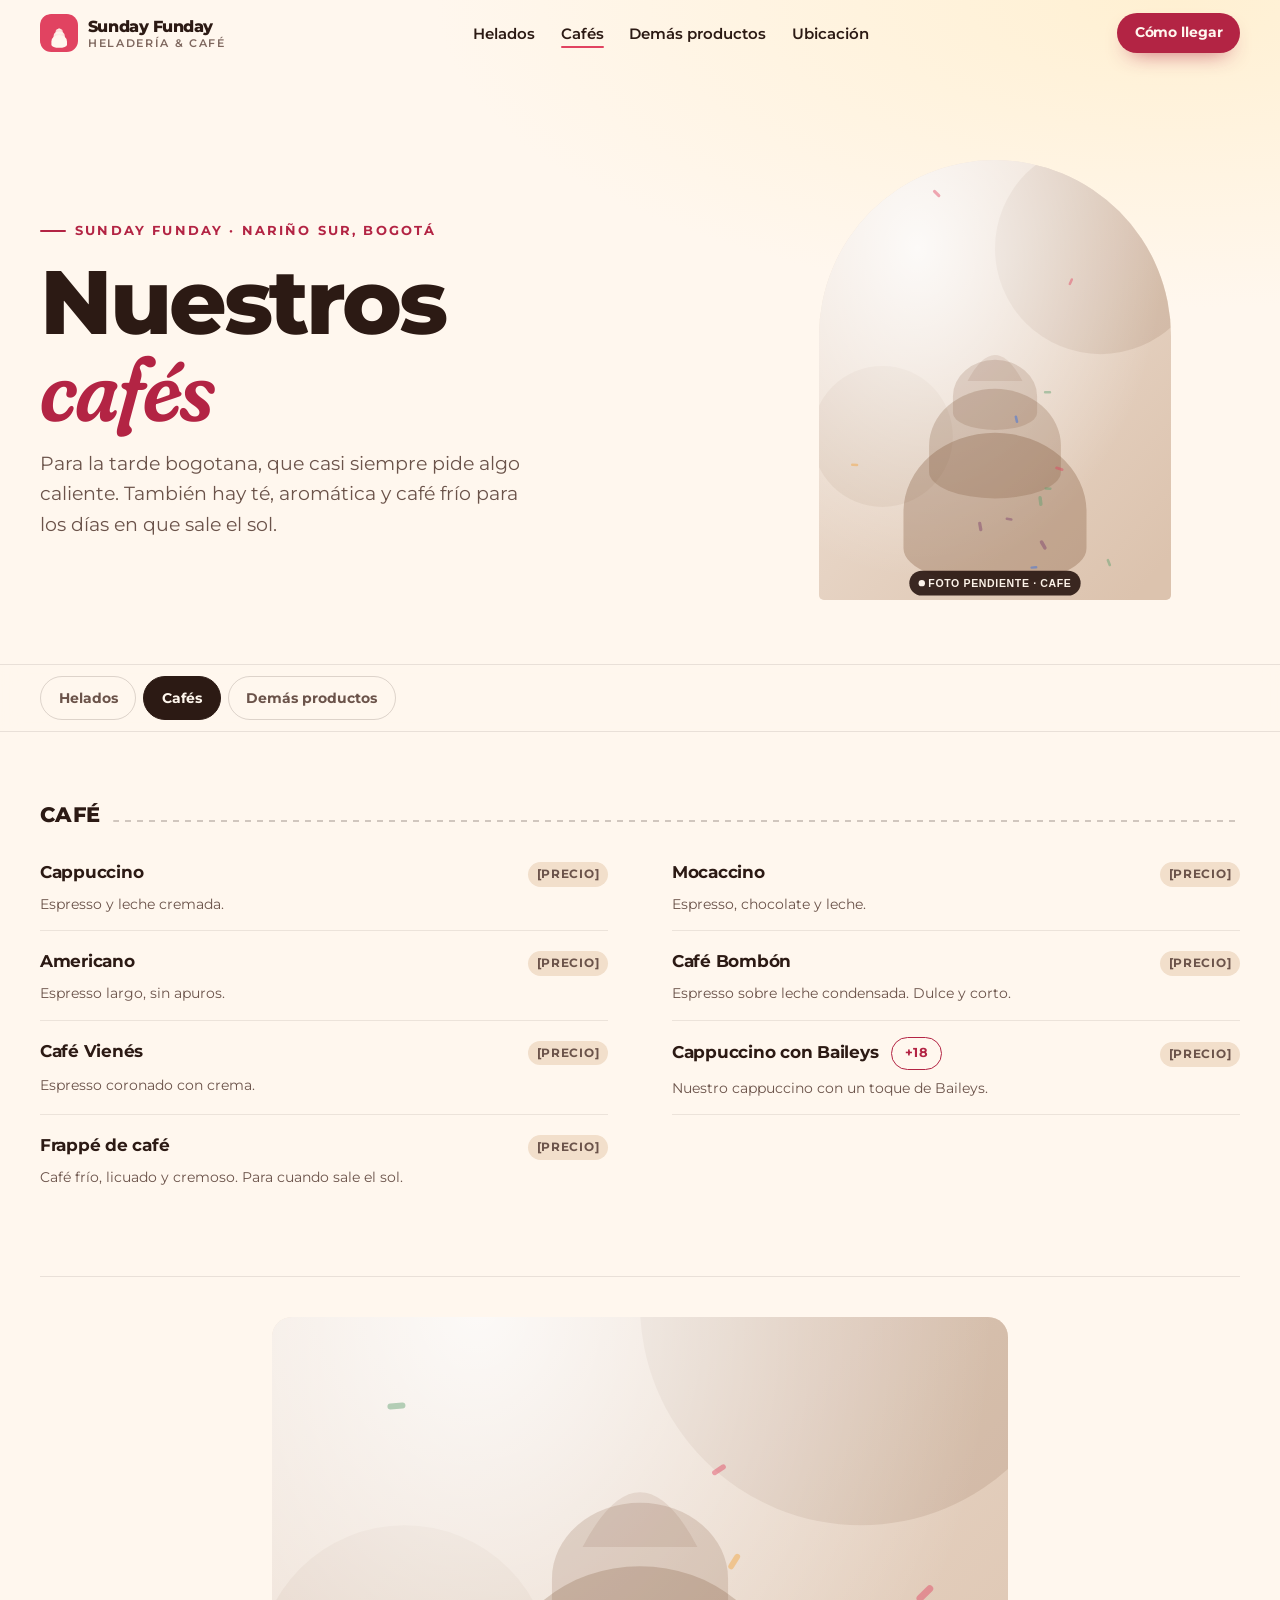
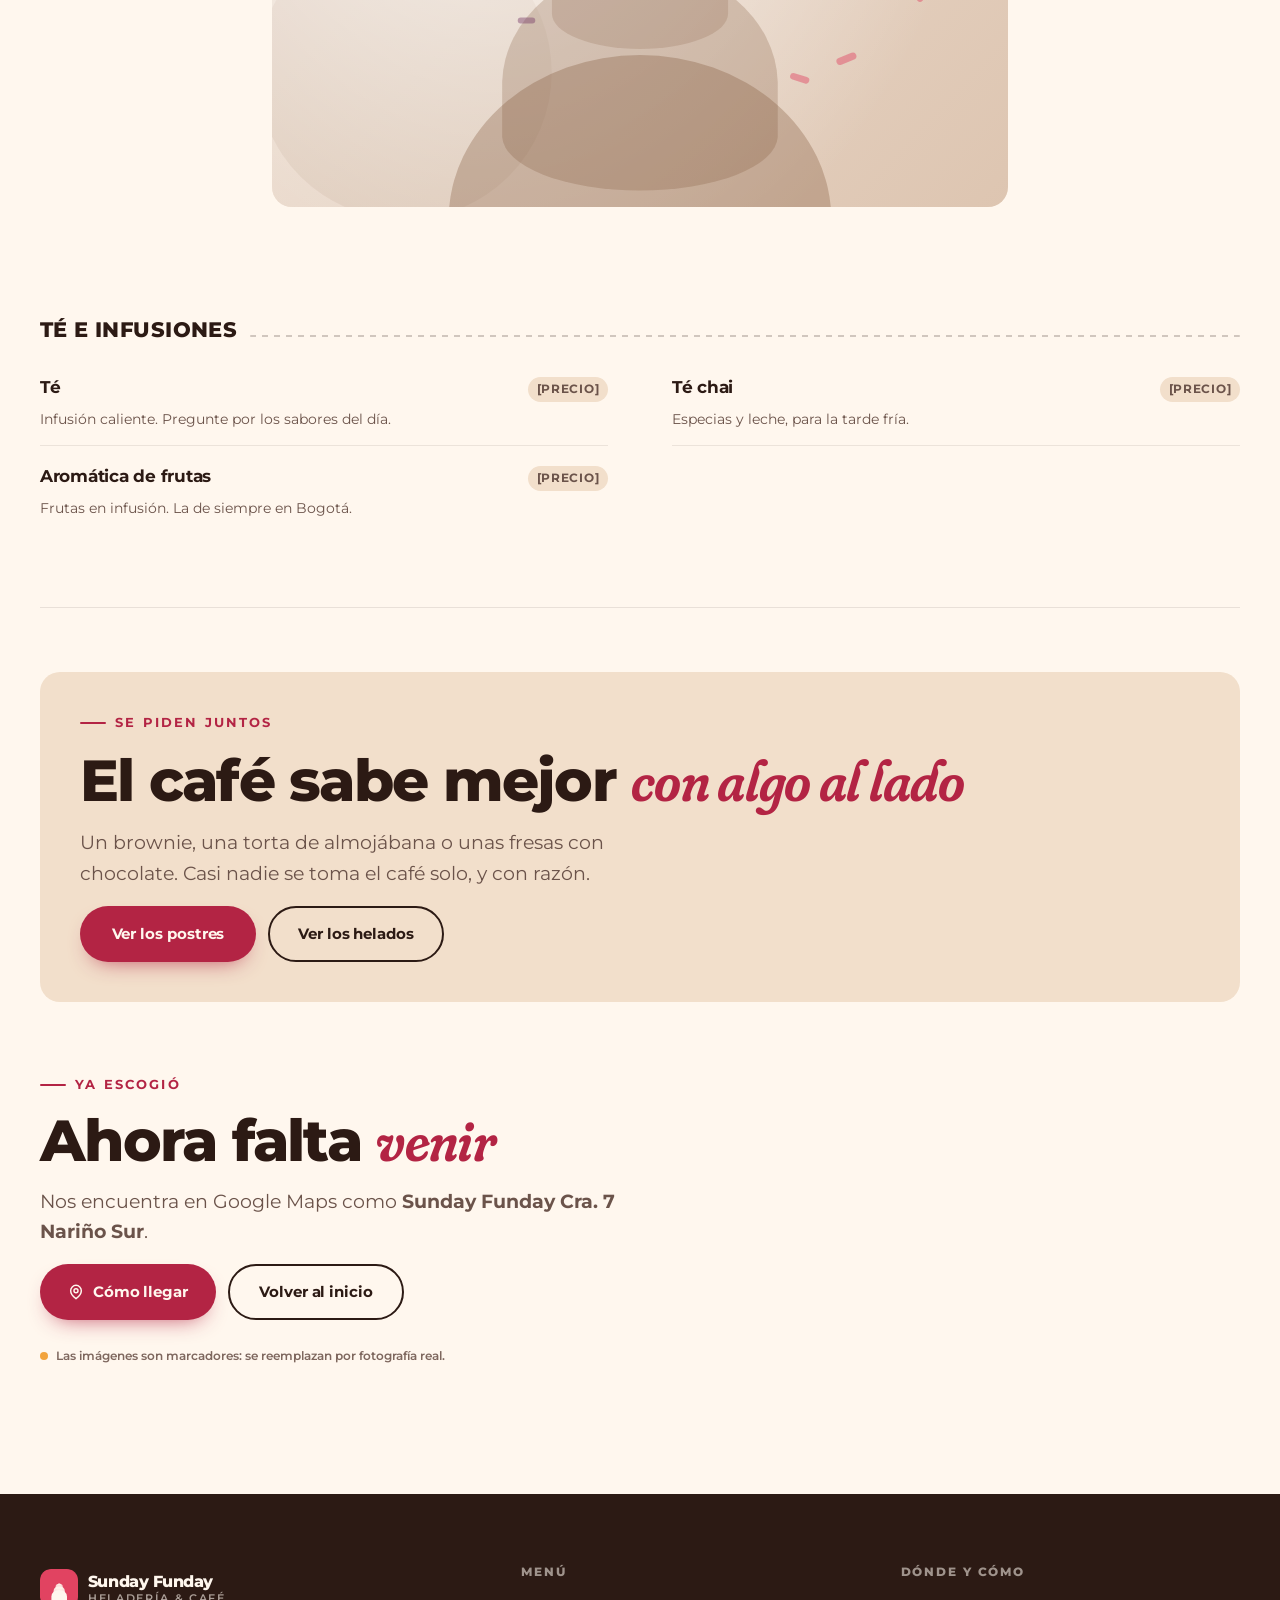
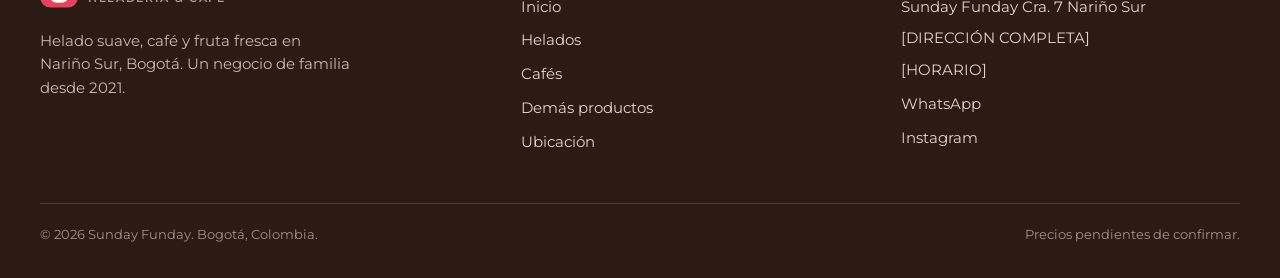
<file: cafes.html>
<!DOCTYPE html>
<html lang="es-CO">
<head>
<meta charset="utf-8">
<meta name="viewport" content="width=device-width, initial-scale=1">

<title>Cafés · Sunday Funday, heladería y café en Nariño Sur, Bogotá</title>
<meta name="description" content="Cappuccino, mocaccino, americano, café bombón, café vienés, frappé, té chai y aromática de frutas. En Nariño Sur, Bogotá.">
<meta name="theme-color" content="#FFF7EE">

<!-- PENDIENTE: al publicar, añade la URL real del sitio en canonical y og:url. -->
<meta property="og:type" content="website">
<meta property="og:site_name" content="Sunday Funday">
<meta property="og:locale" content="es_CO">
<meta property="og:title" content="Cafés · Sunday Funday, heladería y café en Nariño Sur, Bogotá">
<meta property="og:description" content="Cappuccino, mocaccino, americano, café bombón, café vienés, frappé, té chai y aromática de frutas. En Nariño Sur, Bogotá.">
<!-- PENDIENTE: reemplazar por una foto real de 1200×630 px en .jpg -->
<meta property="og:image" content="assets/img/og-cover.svg">
<meta property="og:image:alt" content="Menú de Sunday Funday">
<meta name="twitter:card" content="summary_large_image">

<link rel="icon" href="assets/favicon.svg" type="image/svg+xml">
<link rel="apple-touch-icon" href="assets/favicon.svg">

<link rel="preconnect" href="https://fonts.googleapis.com">
<link rel="preconnect" href="https://fonts.gstatic.com" crossorigin>
<link rel="stylesheet" href="https://fonts.googleapis.com/css2?family=Fraunces:ital,opsz,wght,SOFT,WONK@0,9..144,500..800,0..100,0..1;1,9..144,500..800,0..100,0..1&family=Montserrat:ital,wght@0,400..800;1,400..600&display=swap">

<link rel="preload" as="image" href="assets/img/cafe.svg" fetchpriority="high">
<link rel="stylesheet" href="styles.css?v=20260914b">
<script>document.documentElement.classList.add("js");</script>

<script type="application/ld+json">
{
  "@context": "https://schema.org",
  "@type": "Menu",
  "name": "Cafés de Sunday Funday",
  "inLanguage": "es-CO",
  "hasMenuSection": [
    {
      "@type": "MenuSection",
      "name": "Café",
      "hasMenuItem": [
        {
          "@type": "MenuItem",
          "name": "Cappuccino",
          "description": "Espresso y leche cremada."
        },
        {
          "@type": "MenuItem",
          "name": "Mocaccino",
          "description": "Espresso, chocolate y leche."
        },
        {
          "@type": "MenuItem",
          "name": "Americano",
          "description": "Espresso largo, sin apuros."
        },
        {
          "@type": "MenuItem",
          "name": "Café Bombón",
          "description": "Espresso sobre leche condensada. Dulce y corto."
        },
        {
          "@type": "MenuItem",
          "name": "Café Vienés",
          "description": "Espresso coronado con crema."
        },
        {
          "@type": "MenuItem",
          "name": "Cappuccino con Baileys",
          "description": "Nuestro cappuccino con un toque de Baileys."
        },
        {
          "@type": "MenuItem",
          "name": "Frappé de café",
          "description": "Café frío, licuado y cremoso. Para cuando sale el sol."
        }
      ]
    },
    {
      "@type": "MenuSection",
      "name": "Té e infusiones",
      "hasMenuItem": [
        {
          "@type": "MenuItem",
          "name": "Té",
          "description": "Infusión caliente. Pregunte por los sabores del día."
        },
        {
          "@type": "MenuItem",
          "name": "Té chai",
          "description": "Especias y leche, para la tarde fría."
        },
        {
          "@type": "MenuItem",
          "name": "Aromática de frutas",
          "description": "Frutas en infusión. La de siempre en Bogotá."
        }
      ]
    }
  ]
}
</script>
<!-- PENDIENTE: añadir "offers" con el precio real de cada producto cuando estén
     confirmados. No publicar precios estimados. -->
</head>

<body>
<a class="salto-contenido" href="#contenido">Saltar al contenido</a>

<!-- Formas reutilizables: el goteo (borde que chorrea) y el remolino de helado -->
<svg width="0" height="0" aria-hidden="true" focusable="false" style="position:absolute">
  <symbol id="forma-goteo" viewBox="0 0 1200 56" preserveAspectRatio="none">
    <path d="M0 0 H1200 V18.0 C 1189.4 18.0 1183.0 42.0 1147.0 42.0 C 1111.0 42.0 1104.6 18.0 1094.0 18.0 C 1082.0 18.0 1074.8 54.0 1034.0 54.0 C 993.2 54.0 986.0 18.0 974.0 18.0 C 965.4 18.0 960.2 34.0 931.0 34.0 C 901.8 34.0 896.6 18.0 888.0 18.0 C 877.0 18.0 870.4 46.0 833.0 46.0 C 795.6 46.0 789.0 18.0 778.0 18.0 C 768.8 18.0 763.3 40.0 732.0 40.0 C 700.7 40.0 695.2 18.0 686.0 18.0 C 673.4 18.0 665.8 52.0 623.0 52.0 C 580.2 52.0 572.6 18.0 560.0 18.0 C 552.0 18.0 547.2 30.0 520.0 30.0 C 492.8 30.0 488.0 18.0 480.0 18.0 C 469.6 18.0 463.4 48.0 428.0 48.0 C 392.6 48.0 386.4 18.0 376.0 18.0 C 367.2 18.0 361.9 38.0 332.0 38.0 C 302.1 38.0 296.8 18.0 288.0 18.0 C 276.2 18.0 269.1 56.0 229.0 56.0 C 188.9 56.0 181.8 18.0 170.0 18.0 C 162.6 18.0 158.2 33.0 133.0 33.0 C 107.8 33.0 103.4 18.0 96.0 18.0 C 86.4 18.0 80.6 48.0 48.0 48.0 C 15.4 48.0 9.6 18.0 0.0 18.0 Z"/>
  </symbol>
  <symbol id="forma-remolino" viewBox="0 0 64 64">
    <path d="M19 46 a13 11.18 0 0 1 26 0 l0 5.2 a13 5.2 0 0 1 -26 0 Z"/>
    <path d="M22.64 36.64 a9.36 8.05 0 0 1 18.72 0 l0 3.74 a9.36 3.74 0 0 1 -18.72 0 Z" opacity=".9"/>
    <path d="M26.02 29.62 a5.98 5.14 0 0 1 11.96 0 l0 2.39 a5.98 2.39 0 0 1 -11.96 0 Z" opacity=".8"/>
    <path d="M28.1 27.6 Q32 20.2 35.9 27.6 Z" opacity=".72"/>
  </symbol>
</svg>

<p id="aviso-pendiente" class="solo-lectores">Enlace pendiente: el negocio todavía no ha configurado este dato.</p>
<header class="cabecera" data-cabecera>
  <div class="contenedor cabecera-fila">
    <a class="logo" href="index.html" aria-label="Sunday Funday, inicio">
      <svg class="logo-marca" viewBox="0 0 64 64" aria-hidden="true" focusable="false">
        <rect width="64" height="64" rx="16" fill="#E14361"></rect>
        <g fill="#FFF7EE"><use href="#forma-remolino"></use></g>
      </svg>
      <span class="logo-texto">Sunday Funday<small>Heladería &amp; café</small></span>
    </a>

    <nav class="nav-principal" aria-label="Principal">
      <ul class="nav-lista">
        <li><a class="nav-enlace" href="helados.html">Helados</a></li>
        <li><a class="nav-enlace" href="cafes.html" aria-current="page">Cafés</a></li>
        <li><a class="nav-enlace" href="otros-productos.html">Demás productos</a></li>
        <li><a class="nav-enlace" href="index.html#ubicacion">Ubicación</a></li>
      </ul>
    </nav>

    <div class="cabecera-acciones">
      <a class="boton boton--principal boton--pequeno" href="index.html#ubicacion"
         data-enlace="maps-direcciones" aria-describedby="aviso-pendiente">Cómo llegar</a>
      <button class="boton-menu" type="button" data-boton-menu
              aria-expanded="false" aria-controls="panel-menu" aria-label="Abrir el menú de navegación">
        <span></span><span></span><span></span>
      </button>
    </div>
  </div>
</header>

<div class="panel-menu" id="panel-menu" data-panel-menu>
  <nav aria-label="Navegación móvil">
    <ul>
      <li><a class="panel-enlace" href="index.html">Inicio</a></li>
      <li><a class="panel-enlace" href="helados.html">Helados</a></li>
      <li><a class="panel-enlace" href="cafes.html">Cafés</a></li>
      <li><a class="panel-enlace" href="otros-productos.html">Demás productos</a></li>
      <li><a class="panel-enlace" href="index.html#nosotros">Nosotros</a></li>
      <li><a class="panel-enlace" href="index.html#ubicacion">Ubicación</a></li>
    </ul>
  </nav>
  <div class="panel-pie">
    <a class="boton boton--principal" href="index.html#ubicacion" data-enlace="maps-direcciones"
       aria-describedby="aviso-pendiente">Cómo llegar</a>
    <a class="boton boton--linea" href="index.html#contacto" data-enlace="whatsapp"
       aria-describedby="aviso-pendiente">Escribir por WhatsApp</a>
  </div>
</div>

<main id="contenido">

<section class="carta-hero">
  <div class="contenedor carta-hero-rejilla">
    <div class="carta-hero-texto">
      <p class="antetitulo">Sunday Funday · Nariño Sur, Bogotá</p>
      <h1 class="titulo-1">Nuestros <em class="cursiva">cafés</em></h1>
      <p class="entrada">Para la tarde bogotana, que casi siempre pide algo caliente. También hay té, aromática y café frío para los días en que sale el sol.</p>
    </div>
    <div class="carta-hero-visual">
      <figure class="figura figura--domo">
        <img src="assets/img/cafe.svg" width="900" height="1200" fetchpriority="high" loading="eager" decoding="async" alt="Espacio reservado para la fotografía del café de Sunday Funday.">
      </figure>
    </div>
  </div>
</section>

<nav class="carta-nav" aria-label="Secciones del menú">
  <div class="contenedor">
    <ul>
      <li><a href="helados.html">Helados</a></li>
      <li><a href="cafes.html" aria-current="page">Cafés</a></li>
      <li><a href="otros-productos.html">Demás productos</a></li>
    </ul>
  </div>
</nav>

<div class="contenedor">

  <section class="carta-bloque" id="cafe" aria-labelledby="t-cafe">
    <div class="menu-grupo">
      <h2 class="menu-grupo-titulo" id="t-cafe">Café</h2>
      <ul class="menu-lista">
          <li class="menu-item">
            <span class="menu-item-nombre">Cappuccino</span>
            <span class="menu-precio" data-pendiente>[PRECIO]</span>
            <span class="menu-item-texto">Espresso y leche cremada.</span>
          </li>
          <li class="menu-item">
            <span class="menu-item-nombre">Mocaccino</span>
            <span class="menu-precio" data-pendiente>[PRECIO]</span>
            <span class="menu-item-texto">Espresso, chocolate y leche.</span>
          </li>
          <li class="menu-item">
            <span class="menu-item-nombre">Americano</span>
            <span class="menu-precio" data-pendiente>[PRECIO]</span>
            <span class="menu-item-texto">Espresso largo, sin apuros.</span>
          </li>
          <li class="menu-item">
            <span class="menu-item-nombre">Café Bombón</span>
            <span class="menu-precio" data-pendiente>[PRECIO]</span>
            <span class="menu-item-texto">Espresso sobre leche condensada. Dulce y corto.</span>
          </li>
          <li class="menu-item">
            <span class="menu-item-nombre">Café Vienés</span>
            <span class="menu-precio" data-pendiente>[PRECIO]</span>
            <span class="menu-item-texto">Espresso coronado con crema.</span>
          </li>
          <li class="menu-item">
            <span class="menu-item-nombre">Cappuccino con Baileys <span class="etiqueta etiqueta--linea">+18</span></span>
            <span class="menu-precio" data-pendiente>[PRECIO]</span>
            <span class="menu-item-texto">Nuestro cappuccino con un toque de Baileys.</span>
          </li>
          <li class="menu-item">
            <span class="menu-item-nombre">Frappé de café</span>
            <span class="menu-precio" data-pendiente>[PRECIO]</span>
            <span class="menu-item-texto">Café frío, licuado y cremoso. Para cuando sale el sol.</span>
          </li>
      </ul>
    </div>
  </section>

  <figure class="carta-foto" data-reveal>
    <div class="figura figura--suave">
      <img src="assets/img/affogato.svg" width="800" height="1000" loading="lazy" decoding="async"
           alt="Espacio reservado para la fotografía del affogato: helado suave con espresso por encima.">
    </div>
  </figure>

  <section class="carta-bloque" id="te" aria-labelledby="t-te">
    <div class="menu-grupo">
      <h2 class="menu-grupo-titulo" id="t-te">Té e infusiones</h2>
      <ul class="menu-lista">
          <li class="menu-item">
            <span class="menu-item-nombre">Té</span>
            <span class="menu-precio" data-pendiente>[PRECIO]</span>
            <span class="menu-item-texto">Infusión caliente. Pregunte por los sabores del día.</span>
          </li>
          <li class="menu-item">
            <span class="menu-item-nombre">Té chai</span>
            <span class="menu-precio" data-pendiente>[PRECIO]</span>
            <span class="menu-item-texto">Especias y leche, para la tarde fría.</span>
          </li>
          <li class="menu-item">
            <span class="menu-item-nombre">Aromática de frutas</span>
            <span class="menu-precio" data-pendiente>[PRECIO]</span>
            <span class="menu-item-texto">Frutas en infusión. La de siempre en Bogotá.</span>
          </li>
      </ul>
    </div>
  </section>

  <div class="carta-destacado carta-destacado--cacao" data-reveal>
    <p class="antetitulo">Se piden juntos</p>
    <h2 class="titulo-2">El café sabe mejor <em class="cursiva">con algo al lado</em></h2>
    <p class="entrada">Un brownie, una torta de almojábana o unas fresas con chocolate. Casi nadie se toma el café solo, y con razón.</p>
    <div class="grupo-botones">
      <a class="boton boton--principal" href="otros-productos.html">Ver los postres</a>
      <a class="boton boton--linea" href="helados.html">Ver los helados</a>
    </div>
  </div>

  <section class="carta-bloque" aria-labelledby="t-visita">
    <div class="cabecera-seccion" data-reveal>
      <p class="antetitulo">Ya escogió</p>
      <h2 class="titulo-2" id="t-visita">Ahora falta <em class="cursiva">venir</em></h2>
      <p class="entrada">Nos encuentra en Google Maps como <strong>Sunday Funday Cra. 7 Nariño Sur</strong>.</p>
      <div class="grupo-botones">
        <a class="boton boton--principal" href="index.html#ubicacion" data-enlace="maps-direcciones"
           aria-describedby="aviso-pendiente"><svg width="16" height="16" viewBox="0 0 24 24" fill="none" stroke="currentColor" stroke-width="2.2" stroke-linecap="round" stroke-linejoin="round" aria-hidden="true"><path d="M20 10c0 6-8 12-8 12s-8-6-8-12a8 8 0 0 1 16 0Z"></path><circle cx="12" cy="10" r="3"></circle></svg> Cómo llegar</a>
        <a class="boton boton--linea" href="index.html">Volver al inicio</a>
      </div>
      <p class="nota-foto">Las imágenes son marcadores: se reemplazan por fotografía real.</p>
    </div>
  </section>

</div>

</main>

<footer class="pie">
  <div class="contenedor">
    <div class="pie-rejilla">

      <div>
        <span class="logo">
          <svg class="logo-marca" viewBox="0 0 64 64" aria-hidden="true" focusable="false">
            <rect width="64" height="64" rx="16" fill="#E14361"></rect>
            <g fill="#FFF7EE"><use href="#forma-remolino"></use></g>
          </svg>
          <span class="logo-texto">Sunday Funday<small>Heladería &amp; café</small></span>
        </span>
        <p class="pie-lema">Helado suave, café y fruta fresca en Nariño Sur, Bogotá. Un negocio de familia desde 2021.</p>
      </div>

      <nav class="pie-columna" aria-label="Pie de página">
        <h2>Menú</h2>
        <ul>
          <li><a href="index.html">Inicio</a></li>
          <li><a href="helados.html">Helados</a></li>
          <li><a href="cafes.html">Cafés</a></li>
          <li><a href="otros-productos.html">Demás productos</a></li>
          <li><a href="index.html#ubicacion">Ubicación</a></li>
        </ul>
      </nav>

      <div class="pie-columna">
        <h2>Dónde y cómo</h2>
        <ul>
          <li><a href="index.html#ubicacion" data-enlace="maps" aria-describedby="aviso-pendiente">Sunday Funday Cra. 7 Nariño Sur</a></li>
          <li><p data-dato="direccion" data-pendiente>[DIRECCIÓN COMPLETA]</p></li>
          <li><p data-dato="horario" data-pendiente>[HORARIO]</p></li>
          <li><a href="index.html#contacto" data-enlace="whatsapp" aria-describedby="aviso-pendiente">WhatsApp</a></li>
          <li><a href="index.html#contacto" data-enlace="instagram" aria-describedby="aviso-pendiente">Instagram</a></li>
        </ul>
      </div>

    </div>

    <div class="pie-legal">
      <p>© <span data-anio>2026</span> Sunday Funday. Bogotá, Colombia.</p>
      <p>Precios pendientes de confirmar.</p>
    </div>
  </div>
</footer>

<div class="barra-movil" data-barra-movil>
  <a class="boton boton--principal" href="index.html#ubicacion" data-enlace="maps-direcciones" aria-describedby="aviso-pendiente">
    <svg width="16" height="16" viewBox="0 0 24 24" fill="none" stroke="currentColor" stroke-width="2.2" stroke-linecap="round" stroke-linejoin="round" aria-hidden="true"><path d="M20 10c0 6-8 12-8 12s-8-6-8-12a8 8 0 0 1 16 0Z"></path><circle cx="12" cy="10" r="3"></circle></svg>
    Cómo llegar
  </a>
  <a class="boton boton--crema boton--icono" href="index.html#contacto" data-enlace="whatsapp" aria-label="Escribir por WhatsApp" aria-describedby="aviso-pendiente">
    <svg width="20" height="20" viewBox="0 0 24 24" fill="none" stroke="currentColor" stroke-width="2" stroke-linecap="round" stroke-linejoin="round" aria-hidden="true"><path d="M21 11.5a8.4 8.4 0 0 1-12.3 7.4L3 20.5l1.7-5.5A8.4 8.4 0 1 1 21 11.5Z"></path></svg>
  </a>
</div>

<script defer src="lib/gsap.min.js"></script>
<script defer src="lib/ScrollTrigger.min.js"></script>
<script defer src="lib/manifest.js"></script>
<script defer src="main.js?v=20260914b"></script>
</body>
</html>
</file>
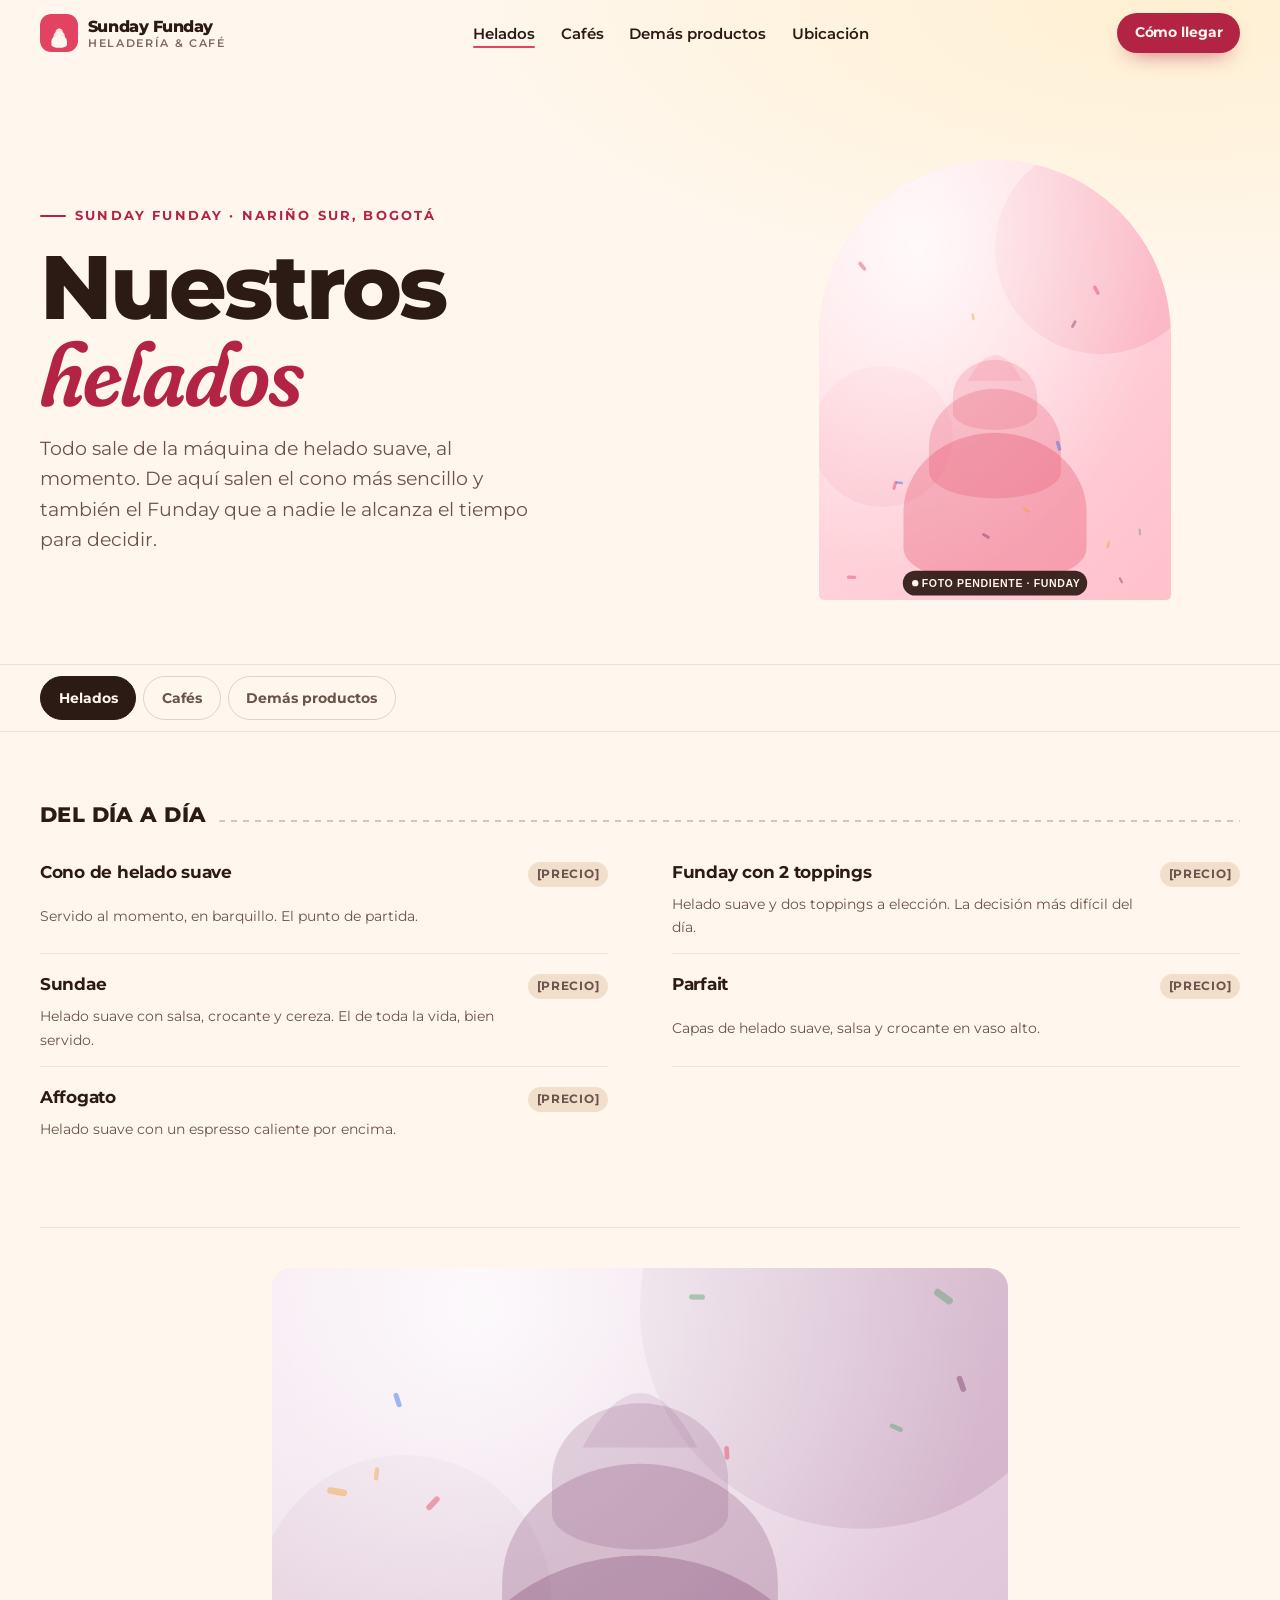
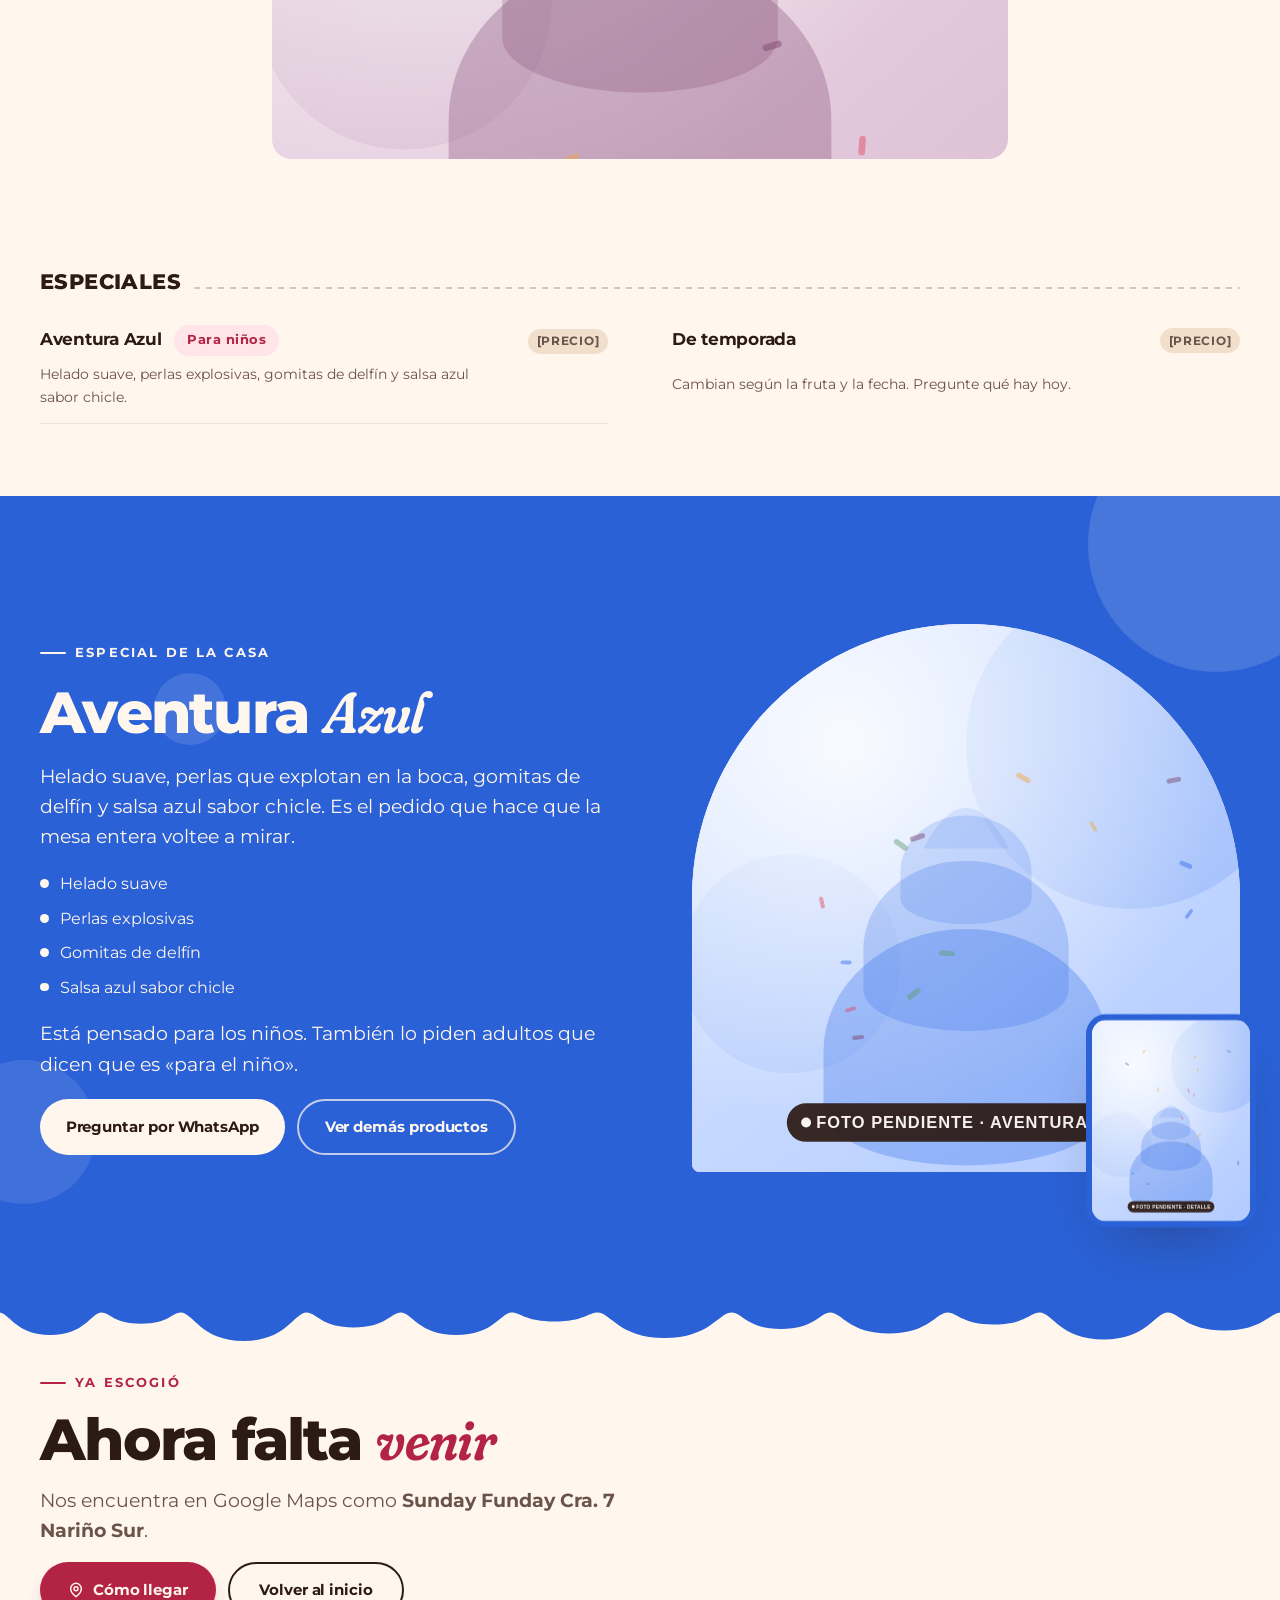
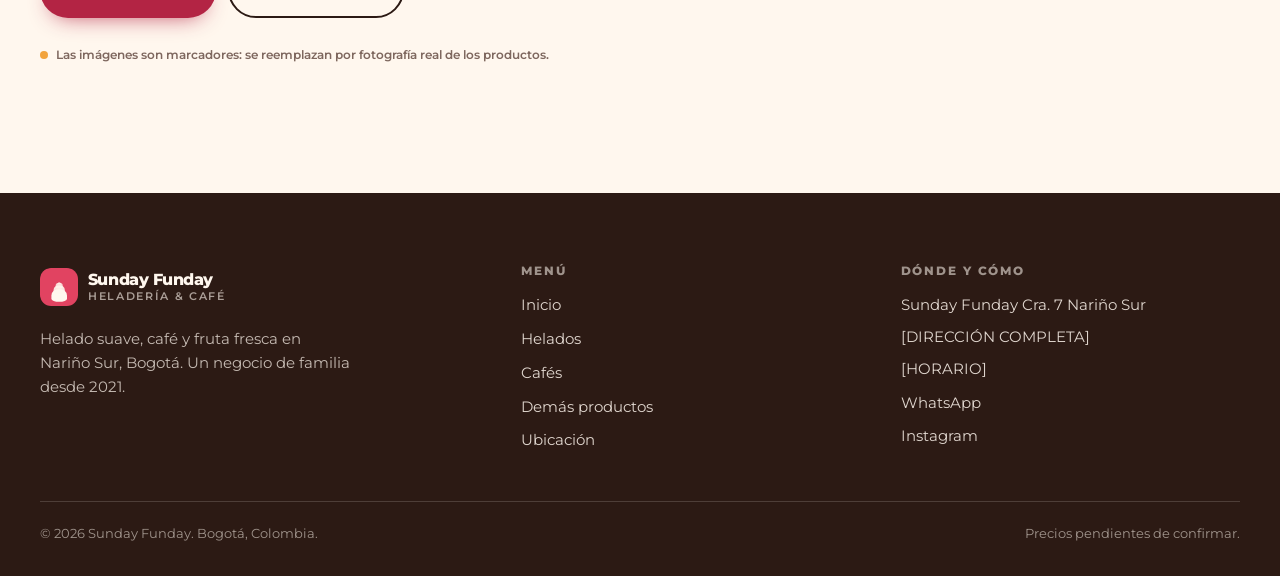
<file: helados.html>
<!DOCTYPE html>
<html lang="es-CO">
<head>
<meta charset="utf-8">
<meta name="viewport" content="width=device-width, initial-scale=1">

<title>Helados · Sunday Funday, heladería en Nariño Sur, Bogotá</title>
<meta name="description" content="Conos, Funday con dos toppings, sundaes, parfait, affogato y Aventura Azul. Helado suave hecho al momento en Nariño Sur, Bogotá.">
<meta name="theme-color" content="#FFF7EE">

<!-- PENDIENTE: al publicar, añade la URL real del sitio en canonical y og:url. -->
<meta property="og:type" content="website">
<meta property="og:site_name" content="Sunday Funday">
<meta property="og:locale" content="es_CO">
<meta property="og:title" content="Helados · Sunday Funday, heladería en Nariño Sur, Bogotá">
<meta property="og:description" content="Conos, Funday con dos toppings, sundaes, parfait, affogato y Aventura Azul. Helado suave hecho al momento en Nariño Sur, Bogotá.">
<!-- PENDIENTE: reemplazar por una foto real de 1200×630 px en .jpg -->
<meta property="og:image" content="assets/img/og-cover.svg">
<meta property="og:image:alt" content="Menú de Sunday Funday">
<meta name="twitter:card" content="summary_large_image">

<link rel="icon" href="assets/favicon.svg" type="image/svg+xml">
<link rel="apple-touch-icon" href="assets/favicon.svg">

<link rel="preconnect" href="https://fonts.googleapis.com">
<link rel="preconnect" href="https://fonts.gstatic.com" crossorigin>
<link rel="stylesheet" href="https://fonts.googleapis.com/css2?family=Fraunces:ital,opsz,wght,SOFT,WONK@0,9..144,500..800,0..100,0..1;1,9..144,500..800,0..100,0..1&family=Montserrat:ital,wght@0,400..800;1,400..600&display=swap">

<link rel="preload" as="image" href="assets/img/funday.svg" fetchpriority="high">
<link rel="stylesheet" href="styles.css?v=20260914b">
<script>document.documentElement.classList.add("js");</script>

<script type="application/ld+json">
{
  "@context": "https://schema.org",
  "@type": "Menu",
  "name": "Helados de Sunday Funday",
  "inLanguage": "es-CO",
  "hasMenuSection": [
    {
      "@type": "MenuSection",
      "name": "Del día a día",
      "hasMenuItem": [
        {
          "@type": "MenuItem",
          "name": "Cono de helado suave",
          "description": "Servido al momento, en barquillo. El punto de partida."
        },
        {
          "@type": "MenuItem",
          "name": "Funday con 2 toppings",
          "description": "Helado suave y dos toppings a elección. La decisión más difícil del día."
        },
        {
          "@type": "MenuItem",
          "name": "Sundae",
          "description": "Helado suave con salsa, crocante y cereza. El de toda la vida, bien servido."
        },
        {
          "@type": "MenuItem",
          "name": "Parfait",
          "description": "Capas de helado suave, salsa y crocante en vaso alto."
        },
        {
          "@type": "MenuItem",
          "name": "Affogato",
          "description": "Helado suave con un espresso caliente por encima."
        }
      ]
    },
    {
      "@type": "MenuSection",
      "name": "Especiales",
      "hasMenuItem": [
        {
          "@type": "MenuItem",
          "name": "Aventura Azul",
          "description": "Helado suave, perlas explosivas, gomitas de delfín y salsa azul sabor chicle."
        },
        {
          "@type": "MenuItem",
          "name": "De temporada",
          "description": "Cambian según la fruta y la fecha. Pregunte qué hay hoy."
        }
      ]
    }
  ]
}
</script>
<!-- PENDIENTE: añadir "offers" con el precio real de cada producto cuando estén
     confirmados. No publicar precios estimados. -->
</head>

<body>
<a class="salto-contenido" href="#contenido">Saltar al contenido</a>

<!-- Formas reutilizables: el goteo (borde que chorrea) y el remolino de helado -->
<svg width="0" height="0" aria-hidden="true" focusable="false" style="position:absolute">
  <symbol id="forma-goteo" viewBox="0 0 1200 56" preserveAspectRatio="none">
    <path d="M0 0 H1200 V18.0 C 1189.4 18.0 1183.0 42.0 1147.0 42.0 C 1111.0 42.0 1104.6 18.0 1094.0 18.0 C 1082.0 18.0 1074.8 54.0 1034.0 54.0 C 993.2 54.0 986.0 18.0 974.0 18.0 C 965.4 18.0 960.2 34.0 931.0 34.0 C 901.8 34.0 896.6 18.0 888.0 18.0 C 877.0 18.0 870.4 46.0 833.0 46.0 C 795.6 46.0 789.0 18.0 778.0 18.0 C 768.8 18.0 763.3 40.0 732.0 40.0 C 700.7 40.0 695.2 18.0 686.0 18.0 C 673.4 18.0 665.8 52.0 623.0 52.0 C 580.2 52.0 572.6 18.0 560.0 18.0 C 552.0 18.0 547.2 30.0 520.0 30.0 C 492.8 30.0 488.0 18.0 480.0 18.0 C 469.6 18.0 463.4 48.0 428.0 48.0 C 392.6 48.0 386.4 18.0 376.0 18.0 C 367.2 18.0 361.9 38.0 332.0 38.0 C 302.1 38.0 296.8 18.0 288.0 18.0 C 276.2 18.0 269.1 56.0 229.0 56.0 C 188.9 56.0 181.8 18.0 170.0 18.0 C 162.6 18.0 158.2 33.0 133.0 33.0 C 107.8 33.0 103.4 18.0 96.0 18.0 C 86.4 18.0 80.6 48.0 48.0 48.0 C 15.4 48.0 9.6 18.0 0.0 18.0 Z"/>
  </symbol>
  <symbol id="forma-remolino" viewBox="0 0 64 64">
    <path d="M19 46 a13 11.18 0 0 1 26 0 l0 5.2 a13 5.2 0 0 1 -26 0 Z"/>
    <path d="M22.64 36.64 a9.36 8.05 0 0 1 18.72 0 l0 3.74 a9.36 3.74 0 0 1 -18.72 0 Z" opacity=".9"/>
    <path d="M26.02 29.62 a5.98 5.14 0 0 1 11.96 0 l0 2.39 a5.98 2.39 0 0 1 -11.96 0 Z" opacity=".8"/>
    <path d="M28.1 27.6 Q32 20.2 35.9 27.6 Z" opacity=".72"/>
  </symbol>
</svg>

<p id="aviso-pendiente" class="solo-lectores">Enlace pendiente: el negocio todavía no ha configurado este dato.</p>
<header class="cabecera" data-cabecera>
  <div class="contenedor cabecera-fila">
    <a class="logo" href="index.html" aria-label="Sunday Funday, inicio">
      <svg class="logo-marca" viewBox="0 0 64 64" aria-hidden="true" focusable="false">
        <rect width="64" height="64" rx="16" fill="#E14361"></rect>
        <g fill="#FFF7EE"><use href="#forma-remolino"></use></g>
      </svg>
      <span class="logo-texto">Sunday Funday<small>Heladería &amp; café</small></span>
    </a>

    <nav class="nav-principal" aria-label="Principal">
      <ul class="nav-lista">
        <li><a class="nav-enlace" href="helados.html" aria-current="page">Helados</a></li>
        <li><a class="nav-enlace" href="cafes.html">Cafés</a></li>
        <li><a class="nav-enlace" href="otros-productos.html">Demás productos</a></li>
        <li><a class="nav-enlace" href="index.html#ubicacion">Ubicación</a></li>
      </ul>
    </nav>

    <div class="cabecera-acciones">
      <a class="boton boton--principal boton--pequeno" href="index.html#ubicacion"
         data-enlace="maps-direcciones" aria-describedby="aviso-pendiente">Cómo llegar</a>
      <button class="boton-menu" type="button" data-boton-menu
              aria-expanded="false" aria-controls="panel-menu" aria-label="Abrir el menú de navegación">
        <span></span><span></span><span></span>
      </button>
    </div>
  </div>
</header>

<div class="panel-menu" id="panel-menu" data-panel-menu>
  <nav aria-label="Navegación móvil">
    <ul>
      <li><a class="panel-enlace" href="index.html">Inicio</a></li>
      <li><a class="panel-enlace" href="helados.html">Helados</a></li>
      <li><a class="panel-enlace" href="cafes.html">Cafés</a></li>
      <li><a class="panel-enlace" href="otros-productos.html">Demás productos</a></li>
      <li><a class="panel-enlace" href="index.html#nosotros">Nosotros</a></li>
      <li><a class="panel-enlace" href="index.html#ubicacion">Ubicación</a></li>
    </ul>
  </nav>
  <div class="panel-pie">
    <a class="boton boton--principal" href="index.html#ubicacion" data-enlace="maps-direcciones"
       aria-describedby="aviso-pendiente">Cómo llegar</a>
    <a class="boton boton--linea" href="index.html#contacto" data-enlace="whatsapp"
       aria-describedby="aviso-pendiente">Escribir por WhatsApp</a>
  </div>
</div>

<main id="contenido">

<section class="carta-hero">
  <div class="contenedor carta-hero-rejilla">
    <div class="carta-hero-texto">
      <p class="antetitulo">Sunday Funday · Nariño Sur, Bogotá</p>
      <h1 class="titulo-1">Nuestros <em class="cursiva">helados</em></h1>
      <p class="entrada">Todo sale de la máquina de helado suave, al momento. De aquí salen el cono más sencillo y también el Funday que a nadie le alcanza el tiempo para decidir.</p>
    </div>
    <div class="carta-hero-visual">
      <figure class="figura figura--domo">
        <img src="assets/img/funday.svg" width="900" height="1200" fetchpriority="high" loading="eager" decoding="async" alt="Espacio reservado para la fotografía del Funday con dos toppings.">
      </figure>
    </div>
  </div>
</section>

<nav class="carta-nav" aria-label="Secciones del menú">
  <div class="contenedor">
    <ul>
      <li><a href="helados.html" aria-current="page">Helados</a></li>
      <li><a href="cafes.html">Cafés</a></li>
      <li><a href="otros-productos.html">Demás productos</a></li>
    </ul>
  </div>
</nav>

<div class="contenedor">

  <section class="carta-bloque" id="del-dia" aria-labelledby="t-del-dia">
    <div class="menu-grupo">
      <h2 class="menu-grupo-titulo" id="t-del-dia">Del día a día</h2>
      <ul class="menu-lista">
          <li class="menu-item">
            <span class="menu-item-nombre">Cono de helado suave</span>
            <span class="menu-precio" data-pendiente>[PRECIO]</span>
            <span class="menu-item-texto">Servido al momento, en barquillo. El punto de partida.</span>
          </li>
          <li class="menu-item">
            <span class="menu-item-nombre">Funday con 2 toppings</span>
            <span class="menu-precio" data-pendiente>[PRECIO]</span>
            <span class="menu-item-texto">Helado suave y dos toppings a elección. La decisión más difícil del día.</span>
          </li>
          <li class="menu-item">
            <span class="menu-item-nombre">Sundae</span>
            <span class="menu-precio" data-pendiente>[PRECIO]</span>
            <span class="menu-item-texto">Helado suave con salsa, crocante y cereza. El de toda la vida, bien servido.</span>
          </li>
          <li class="menu-item">
            <span class="menu-item-nombre">Parfait</span>
            <span class="menu-precio" data-pendiente>[PRECIO]</span>
            <span class="menu-item-texto">Capas de helado suave, salsa y crocante en vaso alto.</span>
          </li>
          <li class="menu-item">
            <span class="menu-item-nombre">Affogato</span>
            <span class="menu-precio" data-pendiente>[PRECIO]</span>
            <span class="menu-item-texto">Helado suave con un espresso caliente por encima.</span>
          </li>
      </ul>
    </div>
  </section>

  <figure class="carta-foto" data-reveal>
    <div class="figura figura--suave">
      <img src="assets/img/sundae.svg" width="900" height="900" loading="lazy" decoding="async"
           alt="Espacio reservado para la fotografía del sundae de Sunday Funday.">
    </div>
  </figure>

  <section class="carta-bloque" id="especiales" aria-labelledby="t-especiales">
    <div class="menu-grupo">
      <h2 class="menu-grupo-titulo" id="t-especiales">Especiales</h2>
      <ul class="menu-lista">
          <li class="menu-item">
            <span class="menu-item-nombre">Aventura Azul <span class="etiqueta">Para niños</span></span>
            <span class="menu-precio" data-pendiente>[PRECIO]</span>
            <span class="menu-item-texto">Helado suave, perlas explosivas, gomitas de delfín y salsa azul sabor chicle.</span>
          </li>
          <li class="menu-item">
            <span class="menu-item-nombre">De temporada</span>
            <span class="menu-precio" data-pendiente>[PRECIO]</span>
            <span class="menu-item-texto">Cambian según la fruta y la fecha. Pregunte qué hay hoy.</span>
          </li>
      </ul>
    </div>
  </section>

</div>

<!-- ===================== AVENTURA AZUL ===================== -->
<section class="seccion seccion--azul" id="aventura-azul" aria-labelledby="t-azul">
  <div class="burbujas" aria-hidden="true">
    <span class="burbuja"></span><span class="burbuja"></span>
    <span class="burbuja"></span><span class="burbuja"></span>
  </div>

  <div class="contenedor azul-rejilla">
    <div class="azul-texto" data-reveal>
      <p class="antetitulo antetitulo--azul">Especial de la casa</p>
      <h2 class="titulo-2" id="t-azul">Aventura <em class="cursiva cursiva--crema">Azul</em></h2>
      <p class="entrada">Helado suave, perlas que explotan en la boca, gomitas de delfín y salsa azul sabor chicle. Es el pedido que hace que la mesa entera voltee a mirar.</p>

      <ul class="azul-lista">
        <li>Helado suave</li>
        <li>Perlas explosivas</li>
        <li>Gomitas de delfín</li>
        <li>Salsa azul sabor chicle</li>
      </ul>

      <p class="entrada">Está pensado para los niños. También lo piden adultos que dicen que es «para el niño».</p>

      <div class="grupo-botones">
        <a class="boton boton--crema" href="index.html#contacto" data-enlace="whatsapp"
           aria-describedby="aviso-pendiente">Preguntar por WhatsApp</a>
        <a class="boton boton--lineaclara" href="otros-productos.html">Ver demás productos</a>
      </div>
    </div>

    <div class="azul-visual" data-reveal style="--retraso:.1s">
      <figure class="figura figura--domo">
        <img src="assets/img/aventura-azul.svg" width="1200" height="1200" loading="lazy" decoding="async"
             alt="Espacio reservado para la fotografía de Aventura Azul, con salsa azul y perlas explosivas.">
      </figure>
      <figure class="figura figura--suave azul-detalle" data-parallax="12">
        <img src="assets/img/aventura-detalle.svg" width="800" height="1000" loading="lazy" decoding="async"
             alt="Espacio reservado para un detalle de las perlas explosivas y las gomitas de delfín.">
      </figure>
    </div>
  </div>
  <span class="goteo goteo--azul" aria-hidden="true"><svg><use href="#forma-goteo"></use></svg></span>
</section>

<div class="contenedor">

  <section class="carta-bloque" aria-labelledby="t-visita">
    <div class="cabecera-seccion" data-reveal>
      <p class="antetitulo">Ya escogió</p>
      <h2 class="titulo-2" id="t-visita">Ahora falta <em class="cursiva">venir</em></h2>
      <p class="entrada">Nos encuentra en Google Maps como <strong>Sunday Funday Cra. 7 Nariño Sur</strong>.</p>
      <div class="grupo-botones">
        <a class="boton boton--principal" href="index.html#ubicacion" data-enlace="maps-direcciones"
           aria-describedby="aviso-pendiente"><svg width="16" height="16" viewBox="0 0 24 24" fill="none" stroke="currentColor" stroke-width="2.2" stroke-linecap="round" stroke-linejoin="round" aria-hidden="true"><path d="M20 10c0 6-8 12-8 12s-8-6-8-12a8 8 0 0 1 16 0Z"></path><circle cx="12" cy="10" r="3"></circle></svg> Cómo llegar</a>
        <a class="boton boton--linea" href="index.html">Volver al inicio</a>
      </div>
      <p class="nota-foto">Las imágenes son marcadores: se reemplazan por fotografía real de los productos.</p>
    </div>
  </section>

</div>

</main>

<footer class="pie">
  <div class="contenedor">
    <div class="pie-rejilla">

      <div>
        <span class="logo">
          <svg class="logo-marca" viewBox="0 0 64 64" aria-hidden="true" focusable="false">
            <rect width="64" height="64" rx="16" fill="#E14361"></rect>
            <g fill="#FFF7EE"><use href="#forma-remolino"></use></g>
          </svg>
          <span class="logo-texto">Sunday Funday<small>Heladería &amp; café</small></span>
        </span>
        <p class="pie-lema">Helado suave, café y fruta fresca en Nariño Sur, Bogotá. Un negocio de familia desde 2021.</p>
      </div>

      <nav class="pie-columna" aria-label="Pie de página">
        <h2>Menú</h2>
        <ul>
          <li><a href="index.html">Inicio</a></li>
          <li><a href="helados.html">Helados</a></li>
          <li><a href="cafes.html">Cafés</a></li>
          <li><a href="otros-productos.html">Demás productos</a></li>
          <li><a href="index.html#ubicacion">Ubicación</a></li>
        </ul>
      </nav>

      <div class="pie-columna">
        <h2>Dónde y cómo</h2>
        <ul>
          <li><a href="index.html#ubicacion" data-enlace="maps" aria-describedby="aviso-pendiente">Sunday Funday Cra. 7 Nariño Sur</a></li>
          <li><p data-dato="direccion" data-pendiente>[DIRECCIÓN COMPLETA]</p></li>
          <li><p data-dato="horario" data-pendiente>[HORARIO]</p></li>
          <li><a href="index.html#contacto" data-enlace="whatsapp" aria-describedby="aviso-pendiente">WhatsApp</a></li>
          <li><a href="index.html#contacto" data-enlace="instagram" aria-describedby="aviso-pendiente">Instagram</a></li>
        </ul>
      </div>

    </div>

    <div class="pie-legal">
      <p>© <span data-anio>2026</span> Sunday Funday. Bogotá, Colombia.</p>
      <p>Precios pendientes de confirmar.</p>
    </div>
  </div>
</footer>

<div class="barra-movil" data-barra-movil>
  <a class="boton boton--principal" href="index.html#ubicacion" data-enlace="maps-direcciones" aria-describedby="aviso-pendiente">
    <svg width="16" height="16" viewBox="0 0 24 24" fill="none" stroke="currentColor" stroke-width="2.2" stroke-linecap="round" stroke-linejoin="round" aria-hidden="true"><path d="M20 10c0 6-8 12-8 12s-8-6-8-12a8 8 0 0 1 16 0Z"></path><circle cx="12" cy="10" r="3"></circle></svg>
    Cómo llegar
  </a>
  <a class="boton boton--crema boton--icono" href="index.html#contacto" data-enlace="whatsapp" aria-label="Escribir por WhatsApp" aria-describedby="aviso-pendiente">
    <svg width="20" height="20" viewBox="0 0 24 24" fill="none" stroke="currentColor" stroke-width="2" stroke-linecap="round" stroke-linejoin="round" aria-hidden="true"><path d="M21 11.5a8.4 8.4 0 0 1-12.3 7.4L3 20.5l1.7-5.5A8.4 8.4 0 1 1 21 11.5Z"></path></svg>
  </a>
</div>

<script defer src="lib/gsap.min.js"></script>
<script defer src="lib/ScrollTrigger.min.js"></script>
<script defer src="lib/manifest.js"></script>
<script defer src="main.js?v=20260914b"></script>
</body>
</html>
</file>
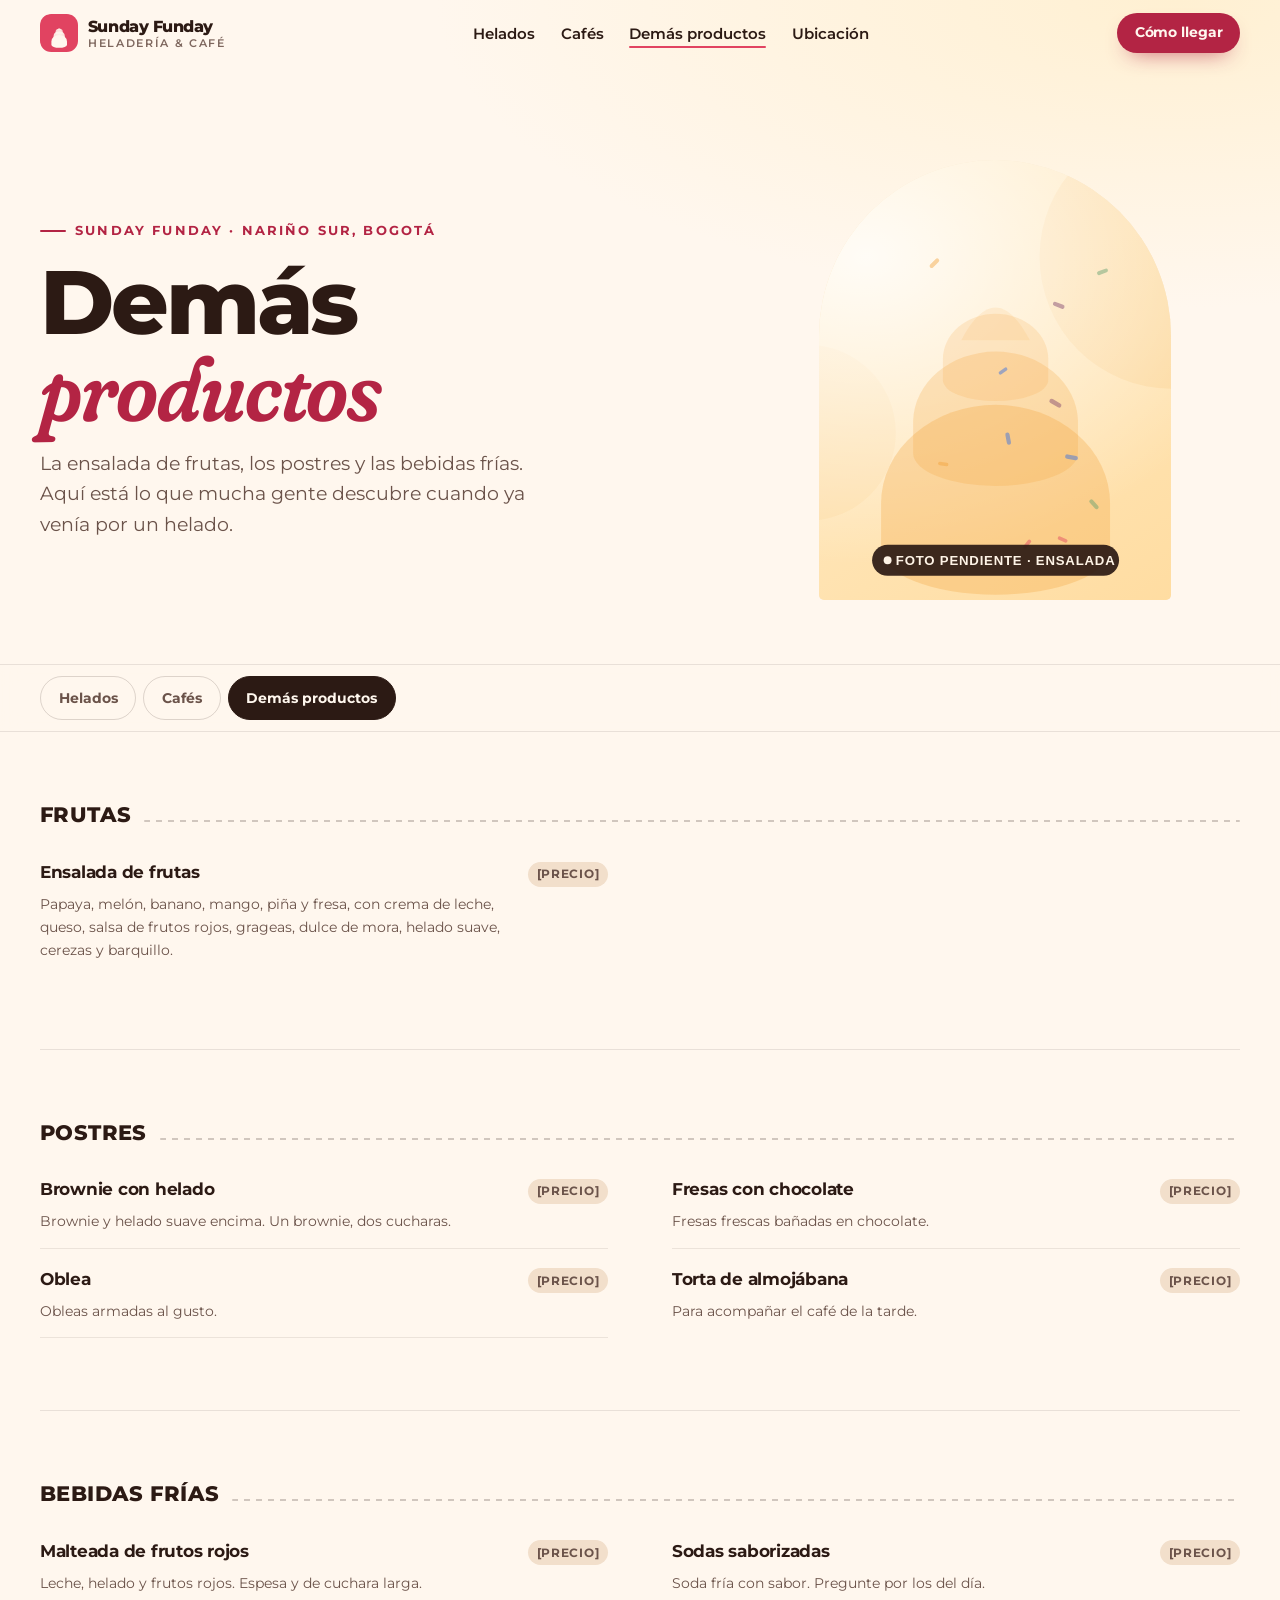
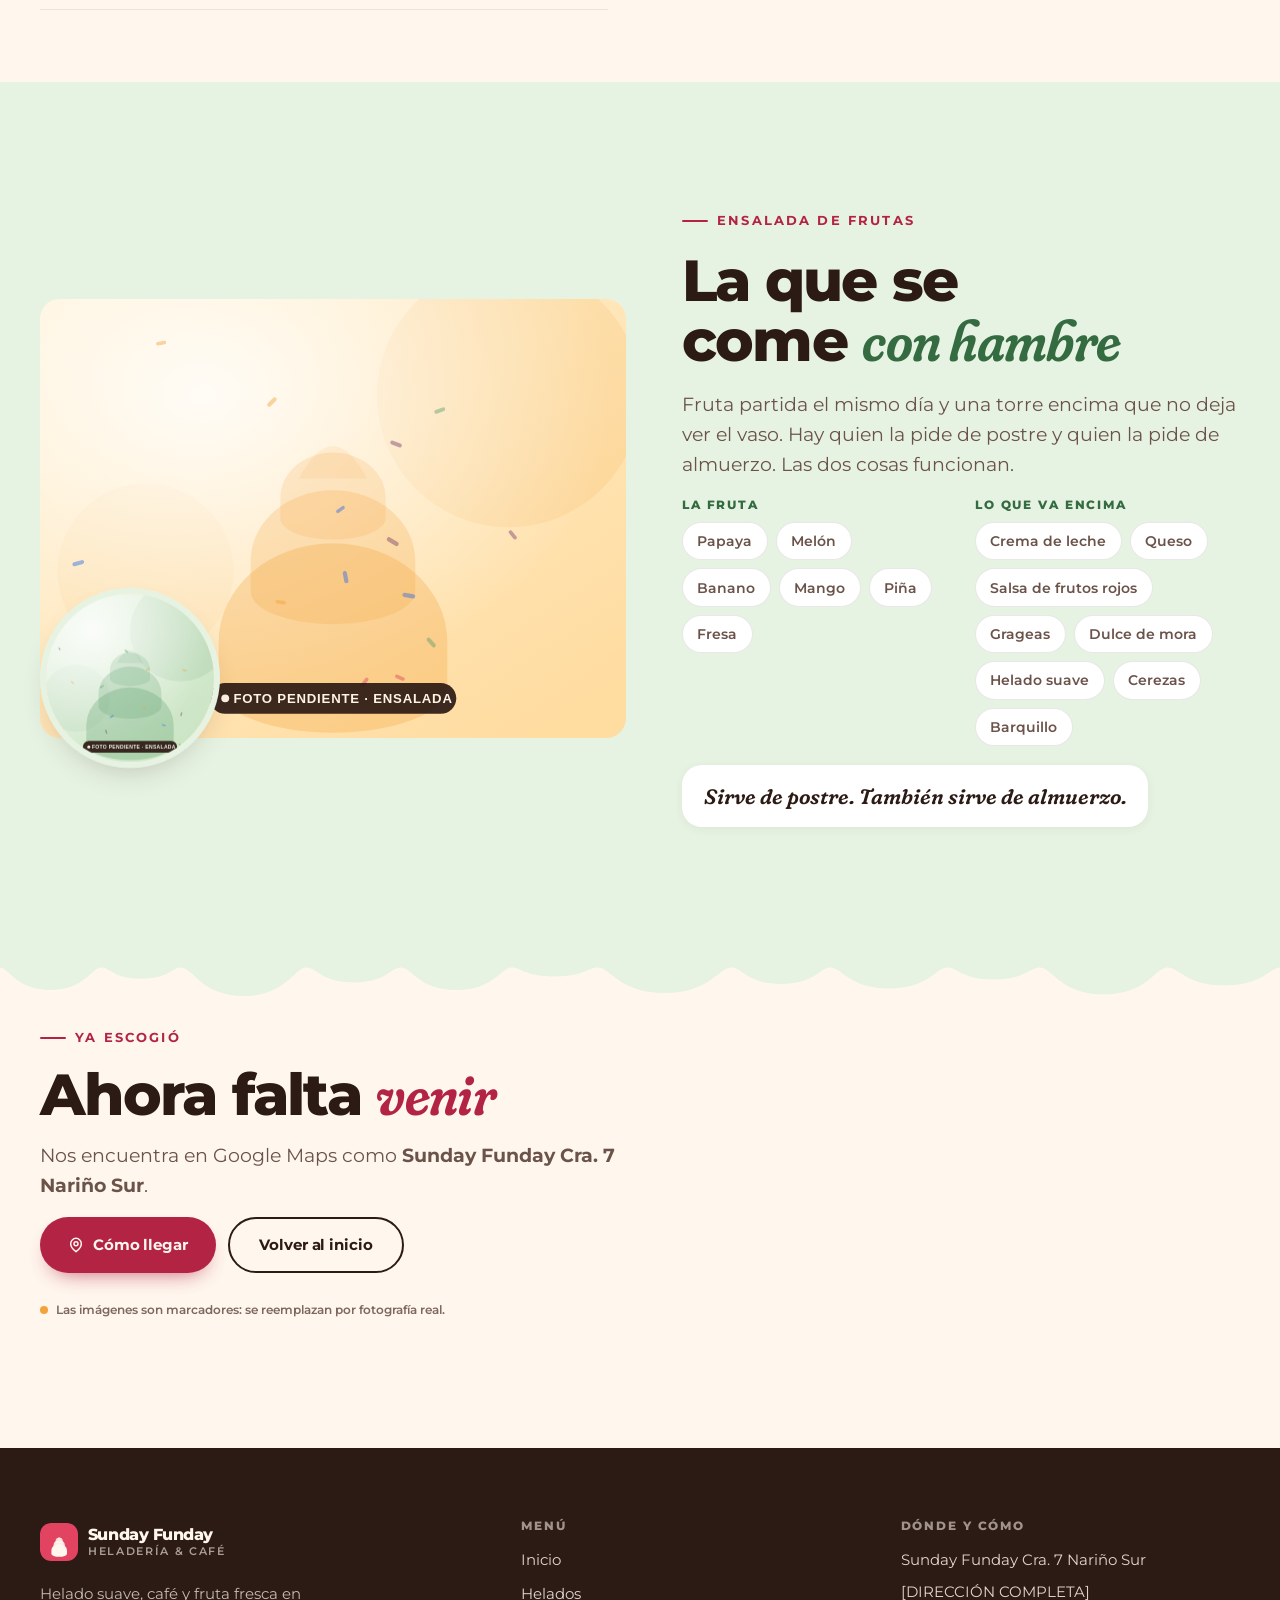
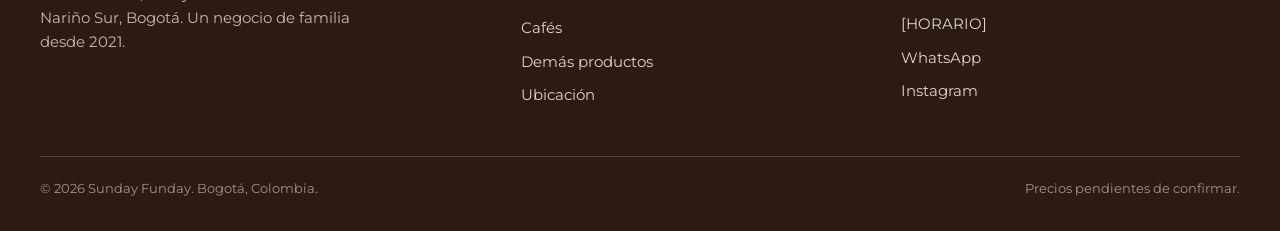
<file: otros-productos.html>
<!DOCTYPE html>
<html lang="es-CO">
<head>
<meta charset="utf-8">
<meta name="viewport" content="width=device-width, initial-scale=1">

<title>Demás productos · Ensalada de frutas, postres y bebidas · Sunday Funday</title>
<meta name="description" content="Ensalada de frutas, brownie con helado, fresas con chocolate, obleas, torta de almojábana, malteadas y sodas. Nariño Sur, Bogotá.">
<meta name="theme-color" content="#FFF7EE">

<!-- PENDIENTE: al publicar, añade la URL real del sitio en canonical y og:url. -->
<meta property="og:type" content="website">
<meta property="og:site_name" content="Sunday Funday">
<meta property="og:locale" content="es_CO">
<meta property="og:title" content="Demás productos · Ensalada de frutas, postres y bebidas · Sunday Funday">
<meta property="og:description" content="Ensalada de frutas, brownie con helado, fresas con chocolate, obleas, torta de almojábana, malteadas y sodas. Nariño Sur, Bogotá.">
<!-- PENDIENTE: reemplazar por una foto real de 1200×630 px en .jpg -->
<meta property="og:image" content="assets/img/og-cover.svg">
<meta property="og:image:alt" content="Menú de Sunday Funday">
<meta name="twitter:card" content="summary_large_image">

<link rel="icon" href="assets/favicon.svg" type="image/svg+xml">
<link rel="apple-touch-icon" href="assets/favicon.svg">

<link rel="preconnect" href="https://fonts.googleapis.com">
<link rel="preconnect" href="https://fonts.gstatic.com" crossorigin>
<link rel="stylesheet" href="https://fonts.googleapis.com/css2?family=Fraunces:ital,opsz,wght,SOFT,WONK@0,9..144,500..800,0..100,0..1;1,9..144,500..800,0..100,0..1&family=Montserrat:ital,wght@0,400..800;1,400..600&display=swap">

<link rel="preload" as="image" href="assets/img/ensalada-frutas.svg" fetchpriority="high">
<link rel="stylesheet" href="styles.css?v=20260914b">
<script>document.documentElement.classList.add("js");</script>

<script type="application/ld+json">
{
  "@context": "https://schema.org",
  "@type": "Menu",
  "name": "Demás productos de Sunday Funday",
  "inLanguage": "es-CO",
  "hasMenuSection": [
    {
      "@type": "MenuSection",
      "name": "Frutas",
      "hasMenuItem": [
        {
          "@type": "MenuItem",
          "name": "Ensalada de frutas",
          "description": "Papaya, melón, banano, mango, piña y fresa, con crema de leche, queso, salsa de frutos rojos, grageas, dulce de mora, helado suave, cerezas y barquillo."
        }
      ]
    },
    {
      "@type": "MenuSection",
      "name": "Postres",
      "hasMenuItem": [
        {
          "@type": "MenuItem",
          "name": "Brownie con helado",
          "description": "Brownie y helado suave encima. Un brownie, dos cucharas."
        },
        {
          "@type": "MenuItem",
          "name": "Fresas con chocolate",
          "description": "Fresas frescas bañadas en chocolate."
        },
        {
          "@type": "MenuItem",
          "name": "Oblea",
          "description": "Obleas armadas al gusto."
        },
        {
          "@type": "MenuItem",
          "name": "Torta de almojábana",
          "description": "Para acompañar el café de la tarde."
        }
      ]
    },
    {
      "@type": "MenuSection",
      "name": "Bebidas frías",
      "hasMenuItem": [
        {
          "@type": "MenuItem",
          "name": "Malteada de frutos rojos",
          "description": "Leche, helado y frutos rojos. Espesa y de cuchara larga."
        },
        {
          "@type": "MenuItem",
          "name": "Sodas saborizadas",
          "description": "Soda fría con sabor. Pregunte por los del día."
        }
      ]
    }
  ]
}
</script>
<!-- PENDIENTE: añadir "offers" con el precio real de cada producto cuando estén
     confirmados. No publicar precios estimados. -->
</head>

<body>
<a class="salto-contenido" href="#contenido">Saltar al contenido</a>

<!-- Formas reutilizables: el goteo (borde que chorrea) y el remolino de helado -->
<svg width="0" height="0" aria-hidden="true" focusable="false" style="position:absolute">
  <symbol id="forma-goteo" viewBox="0 0 1200 56" preserveAspectRatio="none">
    <path d="M0 0 H1200 V18.0 C 1189.4 18.0 1183.0 42.0 1147.0 42.0 C 1111.0 42.0 1104.6 18.0 1094.0 18.0 C 1082.0 18.0 1074.8 54.0 1034.0 54.0 C 993.2 54.0 986.0 18.0 974.0 18.0 C 965.4 18.0 960.2 34.0 931.0 34.0 C 901.8 34.0 896.6 18.0 888.0 18.0 C 877.0 18.0 870.4 46.0 833.0 46.0 C 795.6 46.0 789.0 18.0 778.0 18.0 C 768.8 18.0 763.3 40.0 732.0 40.0 C 700.7 40.0 695.2 18.0 686.0 18.0 C 673.4 18.0 665.8 52.0 623.0 52.0 C 580.2 52.0 572.6 18.0 560.0 18.0 C 552.0 18.0 547.2 30.0 520.0 30.0 C 492.8 30.0 488.0 18.0 480.0 18.0 C 469.6 18.0 463.4 48.0 428.0 48.0 C 392.6 48.0 386.4 18.0 376.0 18.0 C 367.2 18.0 361.9 38.0 332.0 38.0 C 302.1 38.0 296.8 18.0 288.0 18.0 C 276.2 18.0 269.1 56.0 229.0 56.0 C 188.9 56.0 181.8 18.0 170.0 18.0 C 162.6 18.0 158.2 33.0 133.0 33.0 C 107.8 33.0 103.4 18.0 96.0 18.0 C 86.4 18.0 80.6 48.0 48.0 48.0 C 15.4 48.0 9.6 18.0 0.0 18.0 Z"/>
  </symbol>
  <symbol id="forma-remolino" viewBox="0 0 64 64">
    <path d="M19 46 a13 11.18 0 0 1 26 0 l0 5.2 a13 5.2 0 0 1 -26 0 Z"/>
    <path d="M22.64 36.64 a9.36 8.05 0 0 1 18.72 0 l0 3.74 a9.36 3.74 0 0 1 -18.72 0 Z" opacity=".9"/>
    <path d="M26.02 29.62 a5.98 5.14 0 0 1 11.96 0 l0 2.39 a5.98 2.39 0 0 1 -11.96 0 Z" opacity=".8"/>
    <path d="M28.1 27.6 Q32 20.2 35.9 27.6 Z" opacity=".72"/>
  </symbol>
</svg>

<p id="aviso-pendiente" class="solo-lectores">Enlace pendiente: el negocio todavía no ha configurado este dato.</p>
<header class="cabecera" data-cabecera>
  <div class="contenedor cabecera-fila">
    <a class="logo" href="index.html" aria-label="Sunday Funday, inicio">
      <svg class="logo-marca" viewBox="0 0 64 64" aria-hidden="true" focusable="false">
        <rect width="64" height="64" rx="16" fill="#E14361"></rect>
        <g fill="#FFF7EE"><use href="#forma-remolino"></use></g>
      </svg>
      <span class="logo-texto">Sunday Funday<small>Heladería &amp; café</small></span>
    </a>

    <nav class="nav-principal" aria-label="Principal">
      <ul class="nav-lista">
        <li><a class="nav-enlace" href="helados.html">Helados</a></li>
        <li><a class="nav-enlace" href="cafes.html">Cafés</a></li>
        <li><a class="nav-enlace" href="otros-productos.html" aria-current="page">Demás productos</a></li>
        <li><a class="nav-enlace" href="index.html#ubicacion">Ubicación</a></li>
      </ul>
    </nav>

    <div class="cabecera-acciones">
      <a class="boton boton--principal boton--pequeno" href="index.html#ubicacion"
         data-enlace="maps-direcciones" aria-describedby="aviso-pendiente">Cómo llegar</a>
      <button class="boton-menu" type="button" data-boton-menu
              aria-expanded="false" aria-controls="panel-menu" aria-label="Abrir el menú de navegación">
        <span></span><span></span><span></span>
      </button>
    </div>
  </div>
</header>

<div class="panel-menu" id="panel-menu" data-panel-menu>
  <nav aria-label="Navegación móvil">
    <ul>
      <li><a class="panel-enlace" href="index.html">Inicio</a></li>
      <li><a class="panel-enlace" href="helados.html">Helados</a></li>
      <li><a class="panel-enlace" href="cafes.html">Cafés</a></li>
      <li><a class="panel-enlace" href="otros-productos.html">Demás productos</a></li>
      <li><a class="panel-enlace" href="index.html#nosotros">Nosotros</a></li>
      <li><a class="panel-enlace" href="index.html#ubicacion">Ubicación</a></li>
    </ul>
  </nav>
  <div class="panel-pie">
    <a class="boton boton--principal" href="index.html#ubicacion" data-enlace="maps-direcciones"
       aria-describedby="aviso-pendiente">Cómo llegar</a>
    <a class="boton boton--linea" href="index.html#contacto" data-enlace="whatsapp"
       aria-describedby="aviso-pendiente">Escribir por WhatsApp</a>
  </div>
</div>

<main id="contenido">

<section class="carta-hero">
  <div class="contenedor carta-hero-rejilla">
    <div class="carta-hero-texto">
      <p class="antetitulo">Sunday Funday · Nariño Sur, Bogotá</p>
      <h1 class="titulo-1">Demás <em class="cursiva">productos</em></h1>
      <p class="entrada">La ensalada de frutas, los postres y las bebidas frías. Aquí está lo que mucha gente descubre cuando ya venía por un helado.</p>
    </div>
    <div class="carta-hero-visual">
      <figure class="figura figura--domo">
        <img src="assets/img/ensalada-frutas.svg" width="1400" height="1050" fetchpriority="high" loading="eager" decoding="async" alt="Espacio reservado para la fotografía de la ensalada de frutas de Sunday Funday.">
      </figure>
    </div>
  </div>
</section>

<nav class="carta-nav" aria-label="Secciones del menú">
  <div class="contenedor">
    <ul>
      <li><a href="helados.html">Helados</a></li>
      <li><a href="cafes.html">Cafés</a></li>
      <li><a href="otros-productos.html" aria-current="page">Demás productos</a></li>
    </ul>
  </div>
</nav>

<div class="contenedor">

  <section class="carta-bloque" id="frutas" aria-labelledby="t-frutas">
    <div class="menu-grupo">
      <h2 class="menu-grupo-titulo" id="t-frutas">Frutas</h2>
      <ul class="menu-lista">
          <li class="menu-item">
            <span class="menu-item-nombre">Ensalada de frutas</span>
            <span class="menu-precio" data-pendiente>[PRECIO]</span>
            <span class="menu-item-texto">Papaya, melón, banano, mango, piña y fresa, con crema de leche, queso, salsa de frutos rojos, grageas, dulce de mora, helado suave, cerezas y barquillo.</span>
          </li>
      </ul>
    </div>
  </section>

  <section class="carta-bloque" id="postres" aria-labelledby="t-postres">
    <div class="menu-grupo">
      <h2 class="menu-grupo-titulo" id="t-postres">Postres</h2>
      <ul class="menu-lista">
          <li class="menu-item">
            <span class="menu-item-nombre">Brownie con helado</span>
            <span class="menu-precio" data-pendiente>[PRECIO]</span>
            <span class="menu-item-texto">Brownie y helado suave encima. Un brownie, dos cucharas.</span>
          </li>
          <li class="menu-item">
            <span class="menu-item-nombre">Fresas con chocolate</span>
            <span class="menu-precio" data-pendiente>[PRECIO]</span>
            <span class="menu-item-texto">Fresas frescas bañadas en chocolate.</span>
          </li>
          <li class="menu-item">
            <span class="menu-item-nombre">Oblea</span>
            <span class="menu-precio" data-pendiente>[PRECIO]</span>
            <span class="menu-item-texto">Obleas armadas al gusto.</span>
          </li>
          <li class="menu-item">
            <span class="menu-item-nombre">Torta de almojábana</span>
            <span class="menu-precio" data-pendiente>[PRECIO]</span>
            <span class="menu-item-texto">Para acompañar el café de la tarde.</span>
          </li>
      </ul>
    </div>
  </section>

  <section class="carta-bloque" id="frias" aria-labelledby="t-frias">
    <div class="menu-grupo">
      <h2 class="menu-grupo-titulo" id="t-frias">Bebidas frías</h2>
      <ul class="menu-lista">
          <li class="menu-item">
            <span class="menu-item-nombre">Malteada de frutos rojos</span>
            <span class="menu-precio" data-pendiente>[PRECIO]</span>
            <span class="menu-item-texto">Leche, helado y frutos rojos. Espesa y de cuchara larga.</span>
          </li>
          <li class="menu-item">
            <span class="menu-item-nombre">Sodas saborizadas</span>
            <span class="menu-precio" data-pendiente>[PRECIO]</span>
            <span class="menu-item-texto">Soda fría con sabor. Pregunte por los del día.</span>
          </li>
      </ul>
    </div>
  </section>

</div>

<!-- ===================== ENSALADA DE FRUTAS ===================== -->
<section class="seccion seccion--pistacho" id="ensalada" aria-labelledby="t-ensalada">
  <div class="contenedor ensalada-rejilla">

    <div class="ensalada-visual" data-reveal>
      <figure class="figura figura--suave">
        <img src="assets/img/ensalada-frutas.svg" width="1400" height="1050" loading="lazy" decoding="async"
             alt="Espacio reservado para la fotografía completa de la ensalada de frutas.">
      </figure>
      <figure class="figura figura--redonda ensalada-detalle" data-parallax="-12">
        <img src="assets/img/ensalada-detalle.svg" width="900" height="900" loading="lazy" decoding="async"
             alt="Espacio reservado para un detalle de la fruta partida.">
      </figure>
    </div>

    <div class="ensalada-texto" data-reveal style="--retraso:.1s">
      <p class="antetitulo">Ensalada de frutas</p>
      <h2 class="titulo-2" id="t-ensalada">La que se come <em class="cursiva cursiva--pistacho">con hambre</em></h2>
      <p class="entrada">Fruta partida el mismo día y una torre encima que no deja ver el vaso. Hay quien la pide de postre y quien la pide de almuerzo. Las dos cosas funcionan.</p>

      <div class="ensalada-bloques">
        <div class="ensalada-bloque">
          <h3>La fruta</h3>
          <ul class="fichas">
            <li class="ficha">Papaya</li>
            <li class="ficha">Melón</li>
            <li class="ficha">Banano</li>
            <li class="ficha">Mango</li>
            <li class="ficha">Piña</li>
            <li class="ficha">Fresa</li>
          </ul>
        </div>
        <div class="ensalada-bloque">
          <h3>Lo que va encima</h3>
          <ul class="fichas">
            <li class="ficha">Crema de leche</li>
            <li class="ficha">Queso</li>
            <li class="ficha">Salsa de frutos rojos</li>
            <li class="ficha">Grageas</li>
            <li class="ficha">Dulce de mora</li>
            <li class="ficha">Helado suave</li>
            <li class="ficha">Cerezas</li>
            <li class="ficha">Barquillo</li>
          </ul>
        </div>
      </div>

      <p class="ensalada-remate">Sirve de postre. También sirve de almuerzo.</p>
    </div>

  </div>
  <span class="goteo goteo--pistacho" aria-hidden="true"><svg><use href="#forma-goteo"></use></svg></span>
</section>

<div class="contenedor">

  <section class="carta-bloque" aria-labelledby="t-visita">
    <div class="cabecera-seccion" data-reveal>
      <p class="antetitulo">Ya escogió</p>
      <h2 class="titulo-2" id="t-visita">Ahora falta <em class="cursiva">venir</em></h2>
      <p class="entrada">Nos encuentra en Google Maps como <strong>Sunday Funday Cra. 7 Nariño Sur</strong>.</p>
      <div class="grupo-botones">
        <a class="boton boton--principal" href="index.html#ubicacion" data-enlace="maps-direcciones"
           aria-describedby="aviso-pendiente"><svg width="16" height="16" viewBox="0 0 24 24" fill="none" stroke="currentColor" stroke-width="2.2" stroke-linecap="round" stroke-linejoin="round" aria-hidden="true"><path d="M20 10c0 6-8 12-8 12s-8-6-8-12a8 8 0 0 1 16 0Z"></path><circle cx="12" cy="10" r="3"></circle></svg> Cómo llegar</a>
        <a class="boton boton--linea" href="index.html">Volver al inicio</a>
      </div>
      <p class="nota-foto">Las imágenes son marcadores: se reemplazan por fotografía real.</p>
    </div>
  </section>

</div>

</main>

<footer class="pie">
  <div class="contenedor">
    <div class="pie-rejilla">

      <div>
        <span class="logo">
          <svg class="logo-marca" viewBox="0 0 64 64" aria-hidden="true" focusable="false">
            <rect width="64" height="64" rx="16" fill="#E14361"></rect>
            <g fill="#FFF7EE"><use href="#forma-remolino"></use></g>
          </svg>
          <span class="logo-texto">Sunday Funday<small>Heladería &amp; café</small></span>
        </span>
        <p class="pie-lema">Helado suave, café y fruta fresca en Nariño Sur, Bogotá. Un negocio de familia desde 2021.</p>
      </div>

      <nav class="pie-columna" aria-label="Pie de página">
        <h2>Menú</h2>
        <ul>
          <li><a href="index.html">Inicio</a></li>
          <li><a href="helados.html">Helados</a></li>
          <li><a href="cafes.html">Cafés</a></li>
          <li><a href="otros-productos.html">Demás productos</a></li>
          <li><a href="index.html#ubicacion">Ubicación</a></li>
        </ul>
      </nav>

      <div class="pie-columna">
        <h2>Dónde y cómo</h2>
        <ul>
          <li><a href="index.html#ubicacion" data-enlace="maps" aria-describedby="aviso-pendiente">Sunday Funday Cra. 7 Nariño Sur</a></li>
          <li><p data-dato="direccion" data-pendiente>[DIRECCIÓN COMPLETA]</p></li>
          <li><p data-dato="horario" data-pendiente>[HORARIO]</p></li>
          <li><a href="index.html#contacto" data-enlace="whatsapp" aria-describedby="aviso-pendiente">WhatsApp</a></li>
          <li><a href="index.html#contacto" data-enlace="instagram" aria-describedby="aviso-pendiente">Instagram</a></li>
        </ul>
      </div>

    </div>

    <div class="pie-legal">
      <p>© <span data-anio>2026</span> Sunday Funday. Bogotá, Colombia.</p>
      <p>Precios pendientes de confirmar.</p>
    </div>
  </div>
</footer>

<div class="barra-movil" data-barra-movil>
  <a class="boton boton--principal" href="index.html#ubicacion" data-enlace="maps-direcciones" aria-describedby="aviso-pendiente">
    <svg width="16" height="16" viewBox="0 0 24 24" fill="none" stroke="currentColor" stroke-width="2.2" stroke-linecap="round" stroke-linejoin="round" aria-hidden="true"><path d="M20 10c0 6-8 12-8 12s-8-6-8-12a8 8 0 0 1 16 0Z"></path><circle cx="12" cy="10" r="3"></circle></svg>
    Cómo llegar
  </a>
  <a class="boton boton--crema boton--icono" href="index.html#contacto" data-enlace="whatsapp" aria-label="Escribir por WhatsApp" aria-describedby="aviso-pendiente">
    <svg width="20" height="20" viewBox="0 0 24 24" fill="none" stroke="currentColor" stroke-width="2" stroke-linecap="round" stroke-linejoin="round" aria-hidden="true"><path d="M21 11.5a8.4 8.4 0 0 1-12.3 7.4L3 20.5l1.7-5.5A8.4 8.4 0 1 1 21 11.5Z"></path></svg>
  </a>
</div>

<script defer src="lib/gsap.min.js"></script>
<script defer src="lib/ScrollTrigger.min.js"></script>
<script defer src="lib/manifest.js"></script>
<script defer src="main.js?v=20260914b"></script>
</body>
</html>
</file>
<file: styles.css>
@charset "UTF-8";
/* =============================================================================
   SUNDAY FUNDAY · styles.css
   Dirección de arte: "Domingo" — crema de vainilla, tinta de chocolate,
   acentos de fruta. Formas de domo (bola de helado) y bordes que chorrean.
   -----------------------------------------------------------------------------
   1. Tokens          5. Componentes      9. Reduced motion
   2. Reset y base    6. Secciones
   3. Utilidades      7. Efectos
   4. Tipografía      8. Responsive
   ========================================================================== */

/* =============================================================
   1. Tokens
   ============================================================= */
:root {
  /* --- Fondos --- */
  --crema:        #FFF7EE;   /* vainilla: fondo principal */
  --crema-2:      #F9EDE0;   /* barquillo claro */
  --crema-3:      #F2DFCB;   /* arena */
  --papel:        #FFFFFF;

  /* --- Tinta --- */
  --tinta:        #2C1A14;   /* chocolate muy oscuro, nunca negro puro */
  --tinta-2:      #6B534A;   /* texto secundario */
  --tinta-3:      #7E675E;   /* texto terciario, metadatos */

  /* --- Sabores (acentos) --- */
  --fresa:        #E14361;
  --fresa-ink:    #B32444;   /* versión con contraste AA sobre crema/blanco */
  --fresa-suave:  #FFE4E8;
  --mango:        #F2A33C;
  --mango-ink:    #9A5A00;
  --mango-suave:  #FFF0D2;
  --pistacho:     #5E9E6E;
  --pistacho-ink: #346B41;
  --pistacho-suave: #E7F3E2;
  --mora:         #7B3F6B;
  --cacao:        #7A4F32;

  /* Azul: reservado exclusivamente para Aventura Azul */
  --azul:         #2A61D6;
  --azul-hondo:   #1B47A8;
  --azul-suave:   #DCE8FF;

  /* --- Tipografía --- */
  --sans: "Montserrat", "Segoe UI", system-ui, -apple-system, sans-serif;
  --display: "Fraunces", Georgia, "Times New Roman", serif;

  /* --- Ritmo --- */
  --gutter: clamp(1.15rem, 4.5vw, 2.5rem);
  --ancho: 1280px;
  --ancho-texto: 62ch;
  --seccion-y: clamp(4.5rem, 10vw, 9rem);

  /* --- Formas --- */
  --domo: 999px 999px 1.75rem 1.75rem;   /* silueta de bola de helado */
  --radio: 1.25rem;
  --radio-s: 0.7rem;

  /* --- Sombras --- */
  --sombra-s: 0 2px 10px rgba(44, 26, 20, .06);
  --sombra-m: 0 14px 34px -18px rgba(44, 26, 20, .32);
  --sombra-l: 0 30px 60px -28px rgba(44, 26, 20, .38);

  /* --- Easings --- */
  --ease-out:   cubic-bezier(0.16, 1, 0.3, 1);
  --ease-soft:  cubic-bezier(0.25, 0.46, 0.45, 0.94);
  --ease-bounce: cubic-bezier(0.34, 1.56, 0.64, 1);
}

/* =============================================================
   2. Reset y base
   ============================================================= */
*, *::before, *::after { box-sizing: border-box; margin: 0; }
html {
  -webkit-text-size-adjust: 100%; tab-size: 2;
  scroll-behavior: smooth; scroll-padding-top: 5.5rem;
  overflow-x: clip;
}

body {
  font-family: var(--sans);
  font-size: 16px;
  line-height: 1.6;
  color: var(--tinta);
  background: var(--crema);
  -webkit-font-smoothing: antialiased;
  text-rendering: optimizeLegibility;
  overflow-x: clip;
  overscroll-behavior-y: none;
}

img, svg, video, iframe { display: block; max-width: 100%; }
img { height: auto; }
button { font: inherit; color: inherit; cursor: pointer; border: 0; background: none; }
a { color: inherit; text-decoration: none; }
ul, ol { list-style: none; padding: 0; }
p { text-wrap: pretty; }
h1, h2, h3, h4 { text-wrap: balance; line-height: 1.04; letter-spacing: -0.022em; font-weight: 800; }
::selection { background: var(--fresa); color: var(--crema); }

:focus-visible {
  outline: 3px solid var(--fresa-ink);
  outline-offset: 3px;
  border-radius: 6px;
}
.seccion--azul :focus-visible,
.pie :focus-visible { outline-color: var(--crema); }

/* =============================================================
   3. Utilidades
   ============================================================= */
.contenedor {
  width: 100%;
  max-width: var(--ancho);
  margin-inline: auto;
  padding-inline: var(--gutter);
}
.contenedor--ancho { max-width: 1480px; }

.salto-contenido {
  position: fixed; top: -120px; left: 1rem; z-index: 999;
  padding: .75rem 1.15rem;
  background: var(--tinta); color: var(--crema);
  border-radius: 999px; font-weight: 600; font-size: .9rem;
  transition: top .25s var(--ease-out);
}
.salto-contenido:focus { top: 1rem; }

.solo-lectores {
  position: absolute; width: 1px; height: 1px;
  padding: 0; overflow: hidden; clip: rect(0 0 0 0);
  white-space: nowrap; border: 0;
}

/* =============================================================
   4. Tipografía
   ============================================================= */
.antetitulo {
  display: inline-flex; align-items: center; gap: .6rem;
  font-size: clamp(.75rem, .72rem + .18vw, .84rem);
  font-weight: 700;
  letter-spacing: .16em;
  text-transform: uppercase;
  color: var(--fresa-ink);
}
.antetitulo::before {
  content: ""; width: 1.6rem; height: 2px; border-radius: 2px;
  background: currentColor; flex: none;
}
.antetitulo--claro { color: var(--mango); }
.antetitulo--azul { color: var(--crema); }

.titulo-1 {
  font-size: clamp(2.75rem, 1.45rem + 5.6vw, 5.6rem);
  line-height: .98;
  letter-spacing: -0.035em;
}
.titulo-2 {
  font-size: clamp(2rem, 1.25rem + 3.3vw, 3.6rem);
  letter-spacing: -0.03em;
}
.titulo-3 {
  font-size: clamp(1.2rem, 1.05rem + .7vw, 1.55rem);
  letter-spacing: -0.02em;
  line-height: 1.15;
}

/* La firma tipográfica: Fraunces en cursiva, redonda y un poco díscola */
.cursiva {
  font-family: var(--display);
  font-weight: 600;
  font-style: italic;
  font-variation-settings: "SOFT" 100, "WONK" 1, "opsz" 120;
  letter-spacing: -0.012em;
  color: var(--fresa-ink);
}
.cursiva--mango { color: var(--mango-ink); }
.cursiva--crema { color: var(--crema); }
.cursiva--pistacho { color: var(--pistacho-ink); }

.entrada {
  font-size: clamp(1.02rem, .96rem + .3vw, 1.18rem);
  color: var(--tinta-2);
  max-width: 46ch;
}
.entrada--centrada { margin-inline: auto; }

.bajada { color: var(--tinta-2); max-width: var(--ancho-texto); }

/* =============================================================
   5. Componentes
   ============================================================= */

/* --- 5.1 Botones --------------------------------------------------------- */
.boton {
  display: inline-flex; align-items: center; justify-content: center; gap: .55rem;
  min-height: 3.1rem;
  padding: .85rem 1.6rem;
  border-radius: 999px;
  font-weight: 700; font-size: .95rem; letter-spacing: -0.005em;
  text-align: center;
  transition: transform .35s var(--ease-out), box-shadow .35s var(--ease-out),
              background-color .3s var(--ease-out), color .3s var(--ease-out),
              border-color .3s var(--ease-out);
  will-change: transform;
}
.boton svg { flex: none; }

.boton--principal {
  background: var(--fresa-ink); color: var(--crema);
  box-shadow: 0 10px 22px -12px rgba(179, 36, 68, .85);
}
.boton--principal:hover { background: #9C1D3B; transform: translateY(-3px); box-shadow: 0 18px 30px -14px rgba(179, 36, 68, .8); }
.boton--principal:active { transform: translateY(-1px); }

.boton--linea {
  border: 2px solid var(--tinta);
  color: var(--tinta);
  background: transparent;
}
.boton--linea:hover { background: var(--tinta); color: var(--crema); transform: translateY(-3px); }

.boton--crema { background: var(--crema); color: var(--tinta); }
.boton--crema:hover { transform: translateY(-3px); box-shadow: var(--sombra-m); }

.boton--lineaclara { border: 2px solid rgba(255, 247, 238, .72); color: var(--crema); }
.boton--lineaclara:hover { background: var(--crema); color: var(--azul-hondo); border-color: var(--crema); transform: translateY(-3px); }

.boton--pequeno { min-height: 2.5rem; padding: .55rem 1.1rem; font-size: .85rem; }

.grupo-botones { display: flex; flex-wrap: wrap; gap: .75rem; }

/* --- 5.2 Marca / logotipo ------------------------------------------------ */
.logo { display: inline-flex; align-items: center; gap: .6rem; min-height: 44px; }
.logo-marca { width: 2.4rem; height: 2.4rem; flex: none; border-radius: .7rem; }
.logo-texto {
  display: flex; flex-direction: column; line-height: 1;
  font-weight: 800; letter-spacing: -0.03em; font-size: 1.02rem;
}
.logo-texto small {
  font-size: .69rem; font-weight: 600; letter-spacing: .15em;
  text-transform: uppercase; color: var(--tinta-3); margin-top: .22rem;
}
.cabecera--sobre-hero .logo-texto small { color: var(--tinta-2); }

/* --- 5.3 Cabecera y navegación ------------------------------------------- */
.cabecera {
  position: fixed; inset: 0 0 auto 0; z-index: 90;
  padding-block: .7rem;
  transition: background-color .4s var(--ease-out), box-shadow .4s var(--ease-out), padding .4s var(--ease-out);
}
.cabecera.is-fija {
  background: rgba(255, 247, 238, .94);
  box-shadow: 0 1px 0 rgba(44, 26, 20, .08), var(--sombra-s);
}
@supports (backdrop-filter: blur(8px)) {
  .cabecera.is-fija { background: rgba(255, 247, 238, .82); backdrop-filter: blur(10px); }
}
.cabecera-fila { display: flex; align-items: center; justify-content: space-between; gap: 1rem; }

.nav-principal { display: none; }
.nav-lista { display: flex; align-items: center; gap: clamp(1rem, 2vw, 1.9rem); }
.nav-enlace {
  position: relative; font-size: .92rem; font-weight: 600;
  padding-block: .35rem; color: var(--tinta);
}
.nav-enlace::after {
  content: ""; position: absolute; left: 0; bottom: 0;
  width: 100%; height: 2px; border-radius: 2px; background: var(--fresa);
  transform: scaleX(0); transform-origin: right;
  transition: transform .35s var(--ease-out);
}
.nav-enlace:hover::after,
.nav-enlace:focus-visible::after,
.nav-enlace[aria-current="page"]::after { transform: scaleX(1); transform-origin: left; }

.cabecera-acciones { display: flex; align-items: center; gap: .6rem; }
.cabecera .boton--principal { display: none; }

/* Hamburguesa */
.boton-menu {
  display: inline-flex; flex-direction: column; justify-content: center; gap: 5px;
  width: 3rem; height: 3rem; border-radius: 999px;
  border: 2px solid var(--tinta); padding: 0 .7rem;
}
.boton-menu span {
  display: block; height: 2px; width: 100%; border-radius: 2px; background: var(--tinta);
  transition: transform .35s var(--ease-out), opacity .2s linear;
}
.boton-menu[aria-expanded="true"] span:nth-child(1) { transform: translateY(7px) rotate(45deg); }
.boton-menu[aria-expanded="true"] span:nth-child(2) { opacity: 0; }
.boton-menu[aria-expanded="true"] span:nth-child(3) { transform: translateY(-7px) rotate(-45deg); }

/* Panel móvil */
.panel-menu {
  position: fixed; inset: 0; z-index: 89;
  background: var(--crema);
  padding: 6rem var(--gutter) 2.5rem;
  display: flex; flex-direction: column; justify-content: space-between; gap: 2rem;
  opacity: 0; visibility: hidden; transform: translateY(-1.5rem);
  transition: opacity .35s var(--ease-out), transform .45s var(--ease-out),
              visibility 0s linear .35s;
  overflow-y: auto;
}
.panel-menu.is-abierto {
  opacity: 1; visibility: visible; transform: none;
  transition: opacity .35s var(--ease-out), transform .45s var(--ease-out), visibility 0s;
}
.panel-menu ul { display: flex; flex-direction: column; gap: .35rem; }
.panel-menu a.panel-enlace {
  display: block; padding: .7rem 0;
  font-size: clamp(1.7rem, 1.1rem + 3vw, 2.5rem);
  font-weight: 800; letter-spacing: -0.03em;
  border-bottom: 1px solid rgba(44, 26, 20, .1);
}
.panel-menu a.panel-enlace:hover { color: var(--fresa-ink); }
.panel-pie { display: grid; gap: .75rem; }
.panel-pie .boton { width: 100%; }

/* --- 5.4 El goteo: borde que chorrea (elemento firma) --------------------- */
.goteo {
  position: absolute; left: -1px; right: -1px; bottom: 0;
  height: clamp(22px, 3.4vw, 42px);
  transform: translateY(calc(100% - 1px));
  pointer-events: none; z-index: 3;
}
.goteo svg { width: 100%; height: 100%; fill: currentColor; }
.goteo--crema   { color: var(--crema); }
.goteo--crema2  { color: var(--crema-2); }
.goteo--crema3  { color: var(--crema-3); }
.goteo--azul    { color: var(--azul); }
.goteo--pistacho{ color: var(--pistacho-suave); }
.goteo--tinta   { color: var(--tinta); }

/* --- 5.5 Figuras y máscaras ---------------------------------------------- */
.figura { position: relative; margin: 0; }
.figura img {
  width: 100%; height: 100%; object-fit: cover;
  background: var(--crema-2);
}
.figura--domo { border-radius: var(--domo); overflow: hidden; }
.figura--suave { border-radius: var(--radio); overflow: hidden; }
.figura--redonda { border-radius: 999px; overflow: hidden; }

/* --- 5.6 Sello giratorio -------------------------------------------------- */
.sello {
  width: clamp(6.5rem, 11vw, 9rem); aspect-ratio: 1;
  color: var(--tinta);
}
.sello-anillo { animation: girar 26s linear infinite; transform-origin: 100px 100px; }
.sello text { font-family: var(--sans); font-size: 15px; font-weight: 700; letter-spacing: .14em; fill: currentColor; }
@keyframes girar { to { transform: rotate(360deg); } }

/* --- 5.7 Etiquetas y fichas ----------------------------------------------- */
.etiqueta {
  display: inline-flex; align-items: center; gap: .4rem;
  padding: .35rem .8rem; border-radius: 999px;
  font-size: .8rem; font-weight: 700; letter-spacing: .04em;
  background: var(--fresa-suave); color: var(--fresa-ink);
}
.etiqueta--mango { background: var(--mango-suave); color: var(--mango-ink); }
.etiqueta--pistacho { background: var(--pistacho-suave); color: var(--pistacho-ink); }
.etiqueta--linea { background: transparent; border: 1.5px solid currentColor; }

.fichas { display: flex; flex-wrap: wrap; gap: .5rem; }
.ficha {
  padding: .45rem .9rem; border-radius: 999px;
  background: var(--papel); border: 1px solid rgba(44, 26, 20, .1);
  font-size: .86rem; font-weight: 600; color: var(--tinta-2);
}

/* --- 5.8 Nota de foto pendiente ------------------------------------------- */
.nota-foto {
  display: inline-flex; align-items: center; gap: .5rem;
  font-size: .78rem; font-weight: 600; color: var(--tinta-3);
  margin-top: .7rem;
}
.nota-foto::before {
  content: ""; width: .5rem; height: .5rem; border-radius: 999px;
  background: var(--mango); flex: none;
}

/* =============================================================
   6. Secciones
   ============================================================= */
.seccion { position: relative; padding-block: var(--seccion-y); }
.seccion--crema  { background: var(--crema); }
.seccion--crema2 { background: var(--crema-2); }
.seccion--crema3 { background: var(--crema-3); }
.seccion--pistacho { background: var(--pistacho-suave); }
.seccion--azul { background: var(--azul); color: var(--crema); }
.seccion--azul .bajada, .seccion--azul .entrada { color: var(--crema); }

.cabecera-seccion { display: grid; gap: 1rem; margin-bottom: clamp(2.25rem, 5vw, 3.5rem); }
.cabecera-seccion--partida { gap: 1.25rem; }
@media (min-width: 960px) {
  .cabecera-seccion--partida {
    grid-template-columns: minmax(0, 1.1fr) minmax(0, 1fr);
    align-items: end; gap: 2.5rem;
  }
  .cabecera-seccion--partida .entrada { max-width: 40ch; justify-self: end; }
}

/* --- 6.1 HERO ------------------------------------------------------------- */
.hero {
  position: relative;
  padding-top: clamp(6.5rem, 16vw, 9rem);
  padding-bottom: clamp(3.5rem, 8vw, 6rem);
  background:
    radial-gradient(120% 80% at 88% 6%, var(--fresa-suave) 0%, rgba(255,228,232,0) 62%),
    radial-gradient(90% 70% at 4% 92%, var(--mango-suave) 0%, rgba(255,240,210,0) 60%),
    var(--crema);
  overflow: hidden;
}
.hero-rejilla { display: grid; gap: clamp(2.25rem, 5vw, 3rem); align-items: center; }
.hero-texto { display: grid; gap: clamp(1.1rem, 2.5vw, 1.6rem); justify-items: start; }
.hero-texto .titulo-1 { margin-block: .2rem; }
.hero-entrada { font-size: clamp(1.05rem, .98rem + .45vw, 1.28rem); color: var(--tinta-2); max-width: 40ch; }

.hero-meta {
  display: flex; flex-wrap: wrap; align-items: center; gap: .55rem .9rem;
  font-size: .85rem; font-weight: 600; color: var(--tinta-2);
  padding-top: .4rem;
}
.hero-meta li { display: inline-flex; align-items: center; gap: .55rem; }
.hero-meta li + li::before {
  content: ""; width: .32rem; height: .32rem; border-radius: 999px;
  background: var(--fresa); flex: none;
}

/* Composición de imágenes del hero */
.hero-visual { position: relative; }
.hero-figura-principal { aspect-ratio: 4 / 5; }
.hero-figura-secundaria {
  position: absolute; left: 0; bottom: -6%;
  width: 42%; max-width: 200px; aspect-ratio: 3 / 4;
  border: 6px solid var(--crema);
  box-shadow: var(--sombra-m);
}
.hero-sello {
  position: absolute; right: -2%; top: -4%;
  filter: drop-shadow(0 8px 18px rgba(44, 26, 20, .18));
}

/* --- 6.1.5 Accesos directos al menú --------------------------------------
   En escritorio el menú ya está en la barra superior. En celular esa barra se
   colapsa en el botón de hamburguesa, así que aquí queda a la vista. */
.accesos { background: var(--crema); padding-block: clamp(1.75rem, 5vw, 2.25rem); }
.accesos h2 {
  font-size: .78rem; font-weight: 800; letter-spacing: .15em;
  text-transform: uppercase; color: var(--tinta-3); margin-bottom: .9rem;
}
.accesos-lista { display: grid; gap: .6rem; }
.acceso {
  display: flex; align-items: center; justify-content: space-between; gap: 1rem;
  min-height: 56px; padding: .75rem 1.25rem;
  border-radius: 999px; background: var(--papel);
  border: 1px solid rgba(44, 26, 20, .1);
  font-weight: 700; font-size: 1rem; letter-spacing: -0.015em;
  box-shadow: var(--sombra-s);
  transition: transform .35s var(--ease-out), box-shadow .35s var(--ease-out);
}
.acceso:hover { transform: translateY(-2px); box-shadow: var(--sombra-m); }
.acceso span { color: var(--fresa-ink); }
@media (min-width: 540px) { .accesos-lista { grid-template-columns: repeat(3, 1fr); } }
@media (min-width: 960px) { .accesos { display: none; } }

/* --- 6.2 Cinta de sabores (marquesina) ------------------------------------ */
.cinta {
  position: relative; z-index: 4;
  background: var(--fresa-ink); color: var(--crema);
  padding-block: .95rem;
  width: 106%; margin-left: -3%;
  transform: rotate(-1.4deg);
  overflow: hidden;
  box-shadow: var(--sombra-m);
}
.cinta-pista {
  display: flex; width: max-content;
  animation: desfile 42s linear infinite;
}
.cinta-grupo { display: flex; align-items: center; gap: 2rem; padding-right: 2rem; flex: none; }
.cinta-item {
  display: inline-flex; align-items: center; gap: .9rem;
  font-weight: 700; font-size: clamp(.92rem, .86rem + .3vw, 1.12rem);
  letter-spacing: -0.01em; white-space: nowrap;
}
.cinta-item svg { width: 1.05em; height: 1.05em; opacity: .85; }
.cinta:hover .cinta-pista { animation-play-state: paused; }
@keyframes desfile { to { transform: translateX(-50%); } }

/* --- 6.3 Favoritos: mosaico editorial ------------------------------------- */
.mosaico { display: grid; gap: clamp(1.5rem, 3.5vw, 2.75rem); }

.pieza { position: relative; display: block; }
.pieza .figura { overflow: hidden; }
.pieza img { transition: transform .8s var(--ease-out); }
.pieza:hover img, .pieza:focus-visible img { transform: scale(1.055); }

.pieza-numero {
  display: inline-flex; align-items: center; gap: .5rem;
  font-size: .74rem; font-weight: 800; letter-spacing: .14em;
  color: var(--fresa-ink);
}
.pieza-numero::after {
  content: ""; width: 1.15rem; height: 2px; border-radius: 2px;
  background: currentColor;
}
.pieza-pie { padding-top: 1rem; display: grid; gap: .3rem; }
.pieza-nombre {
  display: flex; align-items: baseline; gap: .55rem; flex-wrap: wrap;
  font-size: clamp(1.22rem, 1.06rem + .7vw, 1.6rem);
  font-weight: 800; letter-spacing: -0.025em;
}
.pieza-nombre .flecha {
  display: inline-block; transition: transform .4s var(--ease-out);
  color: var(--fresa-ink); font-size: .9em;
}
.pieza:hover .pieza-nombre .flecha { transform: translateX(5px); }
.pieza-texto { color: var(--tinta-2); font-size: .95rem; max-width: 34ch; }

/* --- 6.4 Marca ------------------------------------------------------------ */
.marca-rejilla { display: grid; gap: clamp(2rem, 5vw, 3.5rem); align-items: center; }
.marca-visual { position: relative; }
.marca-visual .figura { aspect-ratio: 5 / 4; }
.marca-cita {
  position: absolute; right: -.5rem; bottom: -1.5rem;
  max-width: 15rem; padding: 1.1rem 1.3rem;
  background: var(--papel); border-radius: var(--radio);
  box-shadow: var(--sombra-m);
  font-family: var(--display); font-style: italic; font-weight: 600;
  font-variation-settings: "SOFT" 100, "WONK" 1;
  font-size: 1.02rem; line-height: 1.3; color: var(--tinta);
}
.marca-texto { display: grid; gap: 1.15rem; }
.pilares { display: grid; gap: 1.1rem; margin-top: .6rem; }
.pilar { display: grid; gap: .25rem; padding-left: 1.1rem; border-left: 3px solid var(--mango); }
.pilar:nth-child(2) { border-left-color: var(--fresa); }
.pilar:nth-child(3) { border-left-color: var(--pistacho); }
.pilar h3 { font-size: 1rem; font-weight: 800; letter-spacing: -0.015em; }
.pilar p { font-size: .92rem; color: var(--tinta-2); }

/* --- 6.5 Listas de producto (páginas de carta) ------------------------- */
.menu-grupo { margin-bottom: clamp(2.25rem, 5vw, 3rem); }
.menu-grupo:last-child { margin-bottom: 0; }
.menu-grupo-titulo {
  display: flex; align-items: baseline; gap: .8rem;
  font-size: clamp(1.05rem, .95rem + .5vw, 1.3rem);
  font-weight: 800; letter-spacing: .02em; text-transform: uppercase;
  margin-bottom: 1.1rem;
}
.menu-grupo-titulo::after {
  content: ""; flex: 1; height: 2px; border-radius: 2px;
  background: repeating-linear-gradient(90deg, rgba(44,26,20,.22) 0 6px, transparent 6px 12px);
}
.menu-lista { display: grid; gap: .1rem; align-content: start; }

.menu-item {
  display: grid; grid-template-columns: 1fr auto; align-items: baseline;
  gap: .4rem 1rem;
  padding: .9rem 0;
  border-bottom: 1px solid rgba(44, 26, 20, .09);
}
.menu-item:last-child { border-bottom: 0; }
.menu-item-nombre { font-weight: 700; font-size: 1.02rem; letter-spacing: -0.015em; }
.menu-item-nombre .etiqueta { margin-left: .5rem; vertical-align: middle; }
.menu-item-texto { grid-column: 1 / 2; font-size: .9rem; color: var(--tinta-2); max-width: 52ch; }
.menu-precio {
  grid-row: 1; grid-column: 2;
  font-variant-numeric: tabular-nums; font-weight: 700; font-size: .95rem;
  color: var(--tinta-3);
  white-space: nowrap;
}
.menu-precio[data-pendiente] {
  font-size: .72rem; font-weight: 700; letter-spacing: .06em;
  padding: .2rem .55rem; border-radius: 999px;
  background: var(--crema-3); color: var(--tinta-2);
}
.menu-pie {
  margin-top: 2rem; display: flex; flex-wrap: wrap;
  gap: 1rem; align-items: center; justify-content: space-between;
}
.menu-aviso { font-size: .85rem; color: var(--tinta-3); max-width: 44ch; }

/* --- 6.6 Aventura Azul ---------------------------------------------------- */
.burbujas { position: absolute; inset: 0; pointer-events: none; overflow: hidden; }
.burbuja {
  position: absolute; border-radius: 999px;
  background: rgba(255, 255, 255, .14);
}
.burbuja:nth-child(1) { width: 16rem; height: 16rem; top: -5rem; right: -4rem; }
.burbuja:nth-child(2) { width: 9rem; height: 9rem; bottom: 12%; left: -3rem; background: rgba(255,255,255,.1); }
.burbuja:nth-child(3) { width: 4.5rem; height: 4.5rem; top: 22%; left: 12%; background: rgba(255,255,255,.12); }
.burbuja:nth-child(4) { width: 2.2rem; height: 2.2rem; bottom: 26%; right: 18%; background: rgba(255,255,255,.2); }

.azul-rejilla { position: relative; z-index: 2; display: grid; gap: clamp(2rem, 5vw, 3.5rem); align-items: center; }
.azul-texto { display: grid; gap: 1.2rem; justify-items: start; }
.azul-visual { position: relative; }
.azul-visual .figura--domo { aspect-ratio: 1; }
.azul-detalle {
  position: absolute; right: -3%; bottom: -8%;
  width: 38%; max-width: 170px; aspect-ratio: 4 / 5;
  border: 6px solid var(--azul);
  box-shadow: var(--sombra-l);
}
.azul-lista { display: grid; gap: .55rem; }
.azul-lista li {
  display: flex; align-items: flex-start; gap: .7rem;
  font-size: 1rem; color: var(--crema);
}
.azul-lista li::before {
  content: ""; flex: none; width: .55rem; height: .55rem; margin-top: .5rem;
  border-radius: 999px; background: var(--crema);
}

/* --- 6.7 Ensalada de frutas ----------------------------------------------- */
.ensalada-rejilla { display: grid; gap: clamp(2rem, 5vw, 3.5rem); align-items: center; }
.ensalada-visual { position: relative; }
.ensalada-visual .figura--suave { aspect-ratio: 4 / 3; }
.ensalada-detalle {
  position: absolute; left: 0; bottom: -9%;
  width: 40%; max-width: 180px; aspect-ratio: 1;
  border: 6px solid var(--pistacho-suave);
  box-shadow: var(--sombra-m);
}
.ensalada-texto { display: grid; gap: 1.2rem; justify-items: start; }
.ensalada-bloques { display: grid; gap: 1.25rem; }
.ensalada-bloque h3 {
  font-size: .78rem; font-weight: 800; letter-spacing: .15em;
  text-transform: uppercase; color: var(--pistacho-ink); margin-bottom: .6rem;
}
.ensalada-remate {
  padding: 1.1rem 1.35rem; border-radius: var(--radio);
  background: var(--papel); box-shadow: var(--sombra-s);
  font-family: var(--display); font-style: italic; font-weight: 600;
  font-variation-settings: "SOFT" 100, "WONK" 1;
  font-size: clamp(1.05rem, .98rem + .45vw, 1.3rem); line-height: 1.3;
  color: var(--tinta);
}

/* --- 6.8 Experiencia ------------------------------------------------------ */
.experiencia-visual { position: relative; margin-bottom: clamp(2rem, 5vw, 3rem); }
.experiencia-visual .figura--suave { aspect-ratio: 3 / 2; }
.momentos { display: grid; gap: clamp(1.5rem, 3vw, 2.25rem); }
.momento { display: grid; gap: .4rem; }
.momento-indice {
  font-family: var(--display); font-style: italic; font-weight: 600;
  font-variation-settings: "SOFT" 100, "WONK" 1;
  font-size: 1.9rem; line-height: 1; color: var(--fresa);
}
.momento h3 { font-size: 1.02rem; font-weight: 800; letter-spacing: -0.015em; }
.momento p { font-size: .93rem; color: var(--tinta-2); }

/* --- 6.9 Ubicación -------------------------------------------------------- */
.ubicacion-rejilla { display: grid; gap: clamp(2rem, 4vw, 3rem); align-items: start; }
.mapa-marco {
  position: relative; border-radius: var(--radio); overflow: hidden;
  background: var(--crema-2); box-shadow: var(--sombra-m);
  aspect-ratio: 3 / 2;
}
.mapa-marco img, .mapa-marco iframe { width: 100%; height: 100%; border: 0; object-fit: cover; }
.ubicacion-datos { display: grid; gap: clamp(1.5rem, 3vw, 2rem); align-content: start; }
.datos-lugar { display: grid; gap: 1.5rem; }
.dato { display: grid; gap: .3rem; padding-bottom: 1.25rem; border-bottom: 1px solid rgba(44, 26, 20, .1); }
.dato:last-of-type { border-bottom: 0; padding-bottom: 0; }
.dato dt {
  font-size: .78rem; font-weight: 800; letter-spacing: .15em;
  text-transform: uppercase; color: var(--tinta-3);
}
.dato dd { font-size: 1.02rem; font-weight: 600; line-height: 1.45; }
.dato dd small { display: block; font-weight: 500; font-size: .88rem; color: var(--tinta-2); margin-top: .15rem; }

/* --- 6.10 Contacto / redes ------------------------------------------------ */
.redes-rejilla { display: grid; gap: 1rem; }
.tarjeta-red {
  display: flex; align-items: center; gap: 1rem;
  padding: 1.4rem 1.5rem; border-radius: var(--radio);
  background: var(--papel); box-shadow: var(--sombra-s);
  transition: transform .4s var(--ease-out), box-shadow .4s var(--ease-out);
}
.tarjeta-red:hover { transform: translateY(-4px); box-shadow: var(--sombra-m); }
.tarjeta-red-icono {
  width: 3rem; height: 3rem; flex: none; border-radius: 999px;
  display: grid; place-items: center; background: var(--fresa-suave); color: var(--fresa-ink);
}
.tarjeta-red:nth-child(2) .tarjeta-red-icono { background: var(--pistacho-suave); color: var(--pistacho-ink); }
.tarjeta-red:nth-child(3) .tarjeta-red-icono { background: var(--mango-suave); color: var(--mango-ink); }
.tarjeta-red-texto { display: grid; gap: .12rem; min-width: 0; }
.tarjeta-red-texto strong { font-size: 1rem; letter-spacing: -0.015em; }
.tarjeta-red-texto span {
  font-size: .88rem; color: var(--tinta-2);
  overflow-wrap: anywhere;
}

/* --- 6.11 Pie ------------------------------------------------------------- */
.pie {
  position: relative;
  background: var(--tinta); color: var(--crema);
  padding-block: clamp(3rem, 7vw, 4.5rem) 2rem;
}
.pie a:hover { color: var(--mango); }
.pie-rejilla { display: grid; gap: 2.25rem; }
.pie .logo-texto { color: var(--crema); }
.pie .logo-texto small { color: rgba(255, 247, 238, .6); }
.pie-lema { margin-top: .9rem; font-size: .93rem; color: rgba(255, 247, 238, .72); max-width: 32ch; }
.pie-columna h2 {
  font-size: .78rem; font-weight: 800; letter-spacing: .15em;
  text-transform: uppercase; color: rgba(255, 247, 238, .55); margin-bottom: .9rem;
}
.pie-columna li + li { margin-top: .5rem; }
.pie-columna a, .pie-columna p { font-size: .93rem; color: rgba(255, 247, 238, .85); }
.pie-legal {
  margin-top: clamp(2.25rem, 5vw, 3rem); padding-top: 1.35rem;
  border-top: 1px solid rgba(255, 247, 238, .16);
  display: flex; flex-wrap: wrap; gap: .6rem 1.25rem; justify-content: space-between;
  font-size: .8rem; color: rgba(255, 247, 238, .55);
}


/* --- 6.13 Página de carta completa (menu.html) ----------------------------- */
.carta-hero {
  position: relative;
  padding-top: clamp(7rem, 16vw, 10rem);
  padding-bottom: clamp(2.5rem, 6vw, 4rem);
  background:
    radial-gradient(100% 80% at 92% 0%, var(--mango-suave) 0%, rgba(255,240,210,0) 58%),
    var(--crema);
}
.carta-hero-rejilla { display: grid; gap: clamp(1.75rem, 4vw, 3rem); align-items: center; }
.carta-hero-texto { display: grid; gap: 1rem; max-width: 46ch; }
.carta-hero-visual .figura--domo { aspect-ratio: 4 / 5; max-width: 22rem; margin-inline: auto; }

.carta-nav {
  position: sticky; top: 4.2rem; z-index: 40;
  background: rgba(255, 247, 238, .94);
  border-block: 1px solid rgba(44, 26, 20, .1);
  padding-block: .7rem;
}
@supports (backdrop-filter: blur(8px)) {
  .carta-nav { background: rgba(255, 247, 238, .84); backdrop-filter: blur(10px); }
}
.carta-nav ul {
  display: flex; gap: .45rem;
  overflow-x: auto; overflow-y: visible;
  scrollbar-width: none;
  -webkit-overflow-scrolling: touch;
}
.carta-nav ul::-webkit-scrollbar { display: none; }
.carta-nav a {
  flex: none; display: flex; align-items: center;
  min-height: 44px;
  padding: .5rem 1.1rem; border-radius: 999px;
  font-size: .88rem; font-weight: 700; white-space: nowrap;
  border: 1.5px solid rgba(44, 26, 20, .16); color: var(--tinta-2);
  transition: background-color .3s var(--ease-out), color .3s var(--ease-out), border-color .3s var(--ease-out);
}
.carta-nav a:hover { background: var(--tinta); color: var(--crema); border-color: var(--tinta); }
.carta-nav a[aria-current="page"] {
  background: var(--tinta); color: var(--crema); border-color: var(--tinta);
}

.carta-bloque {
  padding-block: clamp(2.75rem, 6vw, 4.5rem);
  border-bottom: 1px solid rgba(44, 26, 20, .1);
  scroll-margin-top: 8.5rem;
}
.carta-bloque:last-of-type { border-bottom: 0; }
.carta-foto { margin-block: clamp(1.5rem, 4vw, 2.5rem); }
.carta-foto .figura--suave { aspect-ratio: 3 / 2; max-width: 46rem; margin-inline: auto; }
.carta-rejilla { display: grid; gap: clamp(1.5rem, 4vw, 3rem); align-items: start; }
.carta-aparte { display: grid; gap: 1rem; }
.carta-aparte .figura { aspect-ratio: 4 / 5; }
.carta-aparte .titulo-3 { margin-top: .35rem; }
.carta-aparte p { font-size: .93rem; color: var(--tinta-2); }

.carta-destacado {
  margin-top: clamp(2.5rem, 6vw, 4rem);
  padding: clamp(1.5rem, 4vw, 2.5rem);
  border-radius: var(--radio);
  background: var(--azul); color: var(--crema);
  display: grid; gap: 1.1rem; justify-items: start;
}
.carta-destacado--pistacho { background: var(--pistacho-suave); color: var(--tinta); }
.carta-destacado--cacao { background: var(--crema-3); color: var(--tinta); }
.carta-destacado .entrada { color: var(--crema); }
.carta-destacado--pistacho .entrada,
.carta-destacado--cacao .entrada { color: var(--tinta-2); }

@media (min-width: 960px) {
  .carta-rejilla { grid-template-columns: minmax(0, 1fr) minmax(0, 1.6fr); gap: clamp(2.5rem, 5vw, 4rem); }
  .carta-nav { top: 4.6rem; }
}

/* --- 6.12 Barra flotante móvil -------------------------------------------- */
.barra-movil {
  position: fixed; z-index: 80;
  left: var(--gutter); right: var(--gutter);
  bottom: max(.9rem, env(safe-area-inset-bottom));
  display: flex; gap: .5rem;
  padding: .45rem;
  border-radius: 999px;
  background: rgba(44, 26, 20, .96);
  box-shadow: var(--sombra-l);
  transform: translateY(150%);
  transition: transform .5s var(--ease-out);
}
@supports (backdrop-filter: blur(8px)) {
  .barra-movil { background: rgba(44, 26, 20, .88); backdrop-filter: blur(12px); }
}
.barra-movil.is-visible { transform: none; }
.barra-movil .boton { flex: 1; min-height: 2.85rem; font-size: .88rem; }
.barra-movil .boton--icono { flex: none; width: 2.85rem; padding: 0; }

/* =============================================================
   7. Efectos
   ============================================================= */

/* 7.1 Reveal al hacer scroll (IntersectionObserver) */
[data-reveal] {
  opacity: 0;
  transform: translateY(24px);
  transition: opacity .8s var(--ease-out), transform .8s var(--ease-out);
}
[data-reveal].is-visible { opacity: 1; transform: none; }
/* Red de seguridad: sin JS (o si algo falla) el contenido SIEMPRE se ve */
html:not(.js) [data-reveal] { opacity: 1; transform: none; transition: none; }
[data-reveal][style*="--retraso"] { transition-delay: var(--retraso); }

/* 7.2 Parallax suave (lo aplica GSAP; desplazamiento máximo ±28px) */
[data-parallax] { will-change: transform; }

/* =============================================================
   8. Responsive
   ============================================================= */
@media (min-width: 540px) {
  .redes-rejilla { grid-template-columns: repeat(2, 1fr); }
  .grupo-botones .boton { min-width: 11rem; }
}

@media (min-width: 720px) {
  .hero-figura-secundaria { max-width: 230px; left: -4%; }
  .momentos { grid-template-columns: repeat(2, 1fr); }
  .pilares { grid-template-columns: repeat(3, 1fr); gap: 1.5rem; }
  .pie-rejilla { grid-template-columns: 1.3fr 1fr 1fr; gap: 2.5rem; }
  .ensalada-bloques { grid-template-columns: repeat(2, 1fr); gap: 1.75rem; }
}

@media (min-width: 960px) {
  .carta-hero-rejilla { grid-template-columns: minmax(0, 1.15fr) minmax(0, .85fr); }
  .menu-lista { grid-template-columns: repeat(2, minmax(0, 1fr)); column-gap: clamp(2.5rem, 5vw, 4.5rem); }

  .nav-principal { display: block; }
  .boton-menu { display: none; }
  .cabecera .boton--principal { display: inline-flex; }
  .barra-movil { display: none; }

  .hero-rejilla {
    grid-template-columns: minmax(0, 1fr) minmax(0, 1.02fr);
    gap: clamp(2.5rem, 5vw, 4.5rem);
    min-height: min(76svh, 620px);
  }
  .hero { padding-bottom: clamp(5rem, 9vw, 7.5rem); }

  .marca-rejilla { grid-template-columns: minmax(0, .95fr) minmax(0, 1fr); }
  .azul-rejilla { grid-template-columns: minmax(0, 1fr) minmax(0, .92fr); }
  .azul-visual { order: 2; }
  .ensalada-rejilla { grid-template-columns: minmax(0, 1.05fr) minmax(0, 1fr); }
  .ubicacion-rejilla { grid-template-columns: minmax(0, 1.15fr) minmax(0, .85fr); gap: clamp(2.5rem, 5vw, 4rem); }
  .momentos { grid-template-columns: repeat(4, 1fr); }
  .experiencia-visual .figura--suave { aspect-ratio: 21 / 9; }
  .redes-rejilla { grid-template-columns: repeat(3, 1fr); }

  /* Mosaico editorial de favoritos: composición asimétrica */
  .mosaico { grid-template-columns: repeat(12, 1fr); align-items: start; }
  .pieza--1 { grid-column: 1 / 6;   grid-row: 1; }
  .pieza--2 { grid-column: 7 / 13;  grid-row: 1; margin-top: 4.5rem; }
  .pieza--3 { grid-column: 2 / 6;   grid-row: 2; }
  .pieza--4 { grid-column: 6 / 10;  grid-row: 2; margin-top: 3.5rem; }
  .pieza--5 { grid-column: 10 / 13; grid-row: 2; margin-top: .5rem; }
  .pieza--6 { grid-column: 1 / 8;   grid-row: 3; margin-top: 1.5rem; }
  .pieza--7 { grid-column: 8 / 13;  grid-row: 3; margin-top: 5rem; }
  .pieza--8 { grid-column: 3 / 11;  grid-row: 4; margin-top: 1rem; }

  .pieza--1 .figura { aspect-ratio: 3 / 4; }
  .pieza--2 .figura { aspect-ratio: 4 / 3; }
  .pieza--3 .figura { aspect-ratio: 1; }
  .pieza--4 .figura { aspect-ratio: 4 / 5; }
  .pieza--5 .figura { aspect-ratio: 3 / 4; }
  .pieza--6 .figura { aspect-ratio: 4 / 3; }
  .pieza--7 .figura { aspect-ratio: 5 / 4; }
  .pieza--8 .figura { aspect-ratio: 21 / 9; }
}

@media (max-width: 959px) {
  /* Hueco para que la barra flotante no tape el cierre del pie */
  .pie { padding-bottom: 6rem; }
  .ensalada-detalle { left: 2%; }
  /* Objetivos táctiles cómodos en los enlaces del pie */
  .pie-columna a { display: flex; align-items: center; min-height: 44px; }
  .pie-columna li + li { margin-top: 0; }
}

@media (max-width: 599px) {
  .pieza .figura { aspect-ratio: 4 / 3; }
  .pieza--1 .figura, .pieza--4 .figura { aspect-ratio: 3 / 4; }
}

/* Tablet y móvil apaisado: dos columnas, con el salón a lo ancho.
   Antes era una sola columna hasta 960 px y la tablet acababa con más
   scroll que el celular. */
@media (min-width: 600px) and (max-width: 959px) {
  .mosaico { grid-template-columns: repeat(2, minmax(0, 1fr)); align-items: start; }
  .pieza .figura { aspect-ratio: 4 / 3; }
  .pieza--8 { grid-column: 1 / -1; }
  .pieza--8 .figura { aspect-ratio: 21 / 9; }
}

@media (min-width: 1280px) {
  .hero-texto { gap: 1.75rem; }
  .menu-item-nombre { font-size: 1.08rem; }
}

/* =============================================================
   9. Reduced motion — solo lo intrusivo
   Se mantienen: reveals, hovers, transiciones de color, marquesina.
   Se apagan: sello giratorio, parallax y desplazamientos largos.
   ============================================================= */
@media (prefers-reduced-motion: reduce) {
  html { scroll-behavior: auto; }
  .sello-anillo { animation: none; }
  .cinta-pista { animation-duration: 140s; }
  [data-parallax] { transform: none !important; }
  [data-reveal] { transition-duration: .35s; transform: none; }
}
</file>
